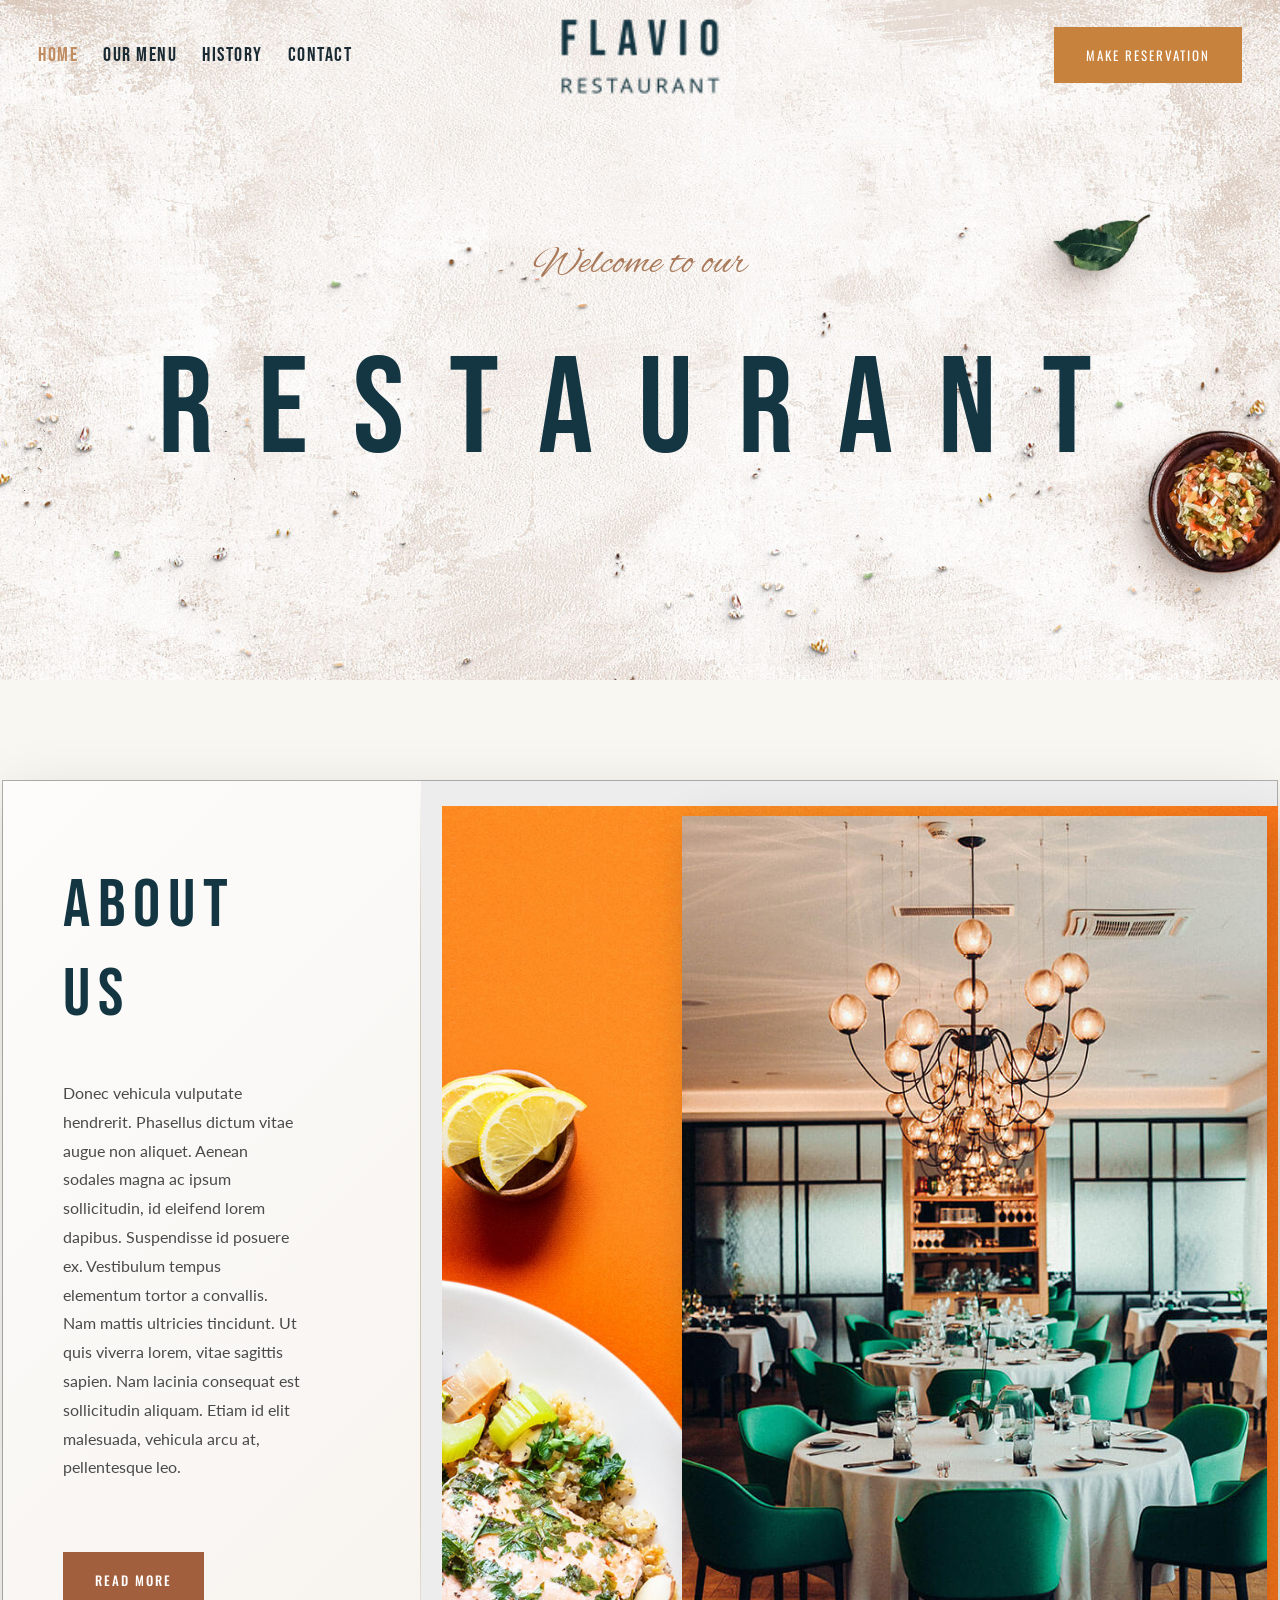
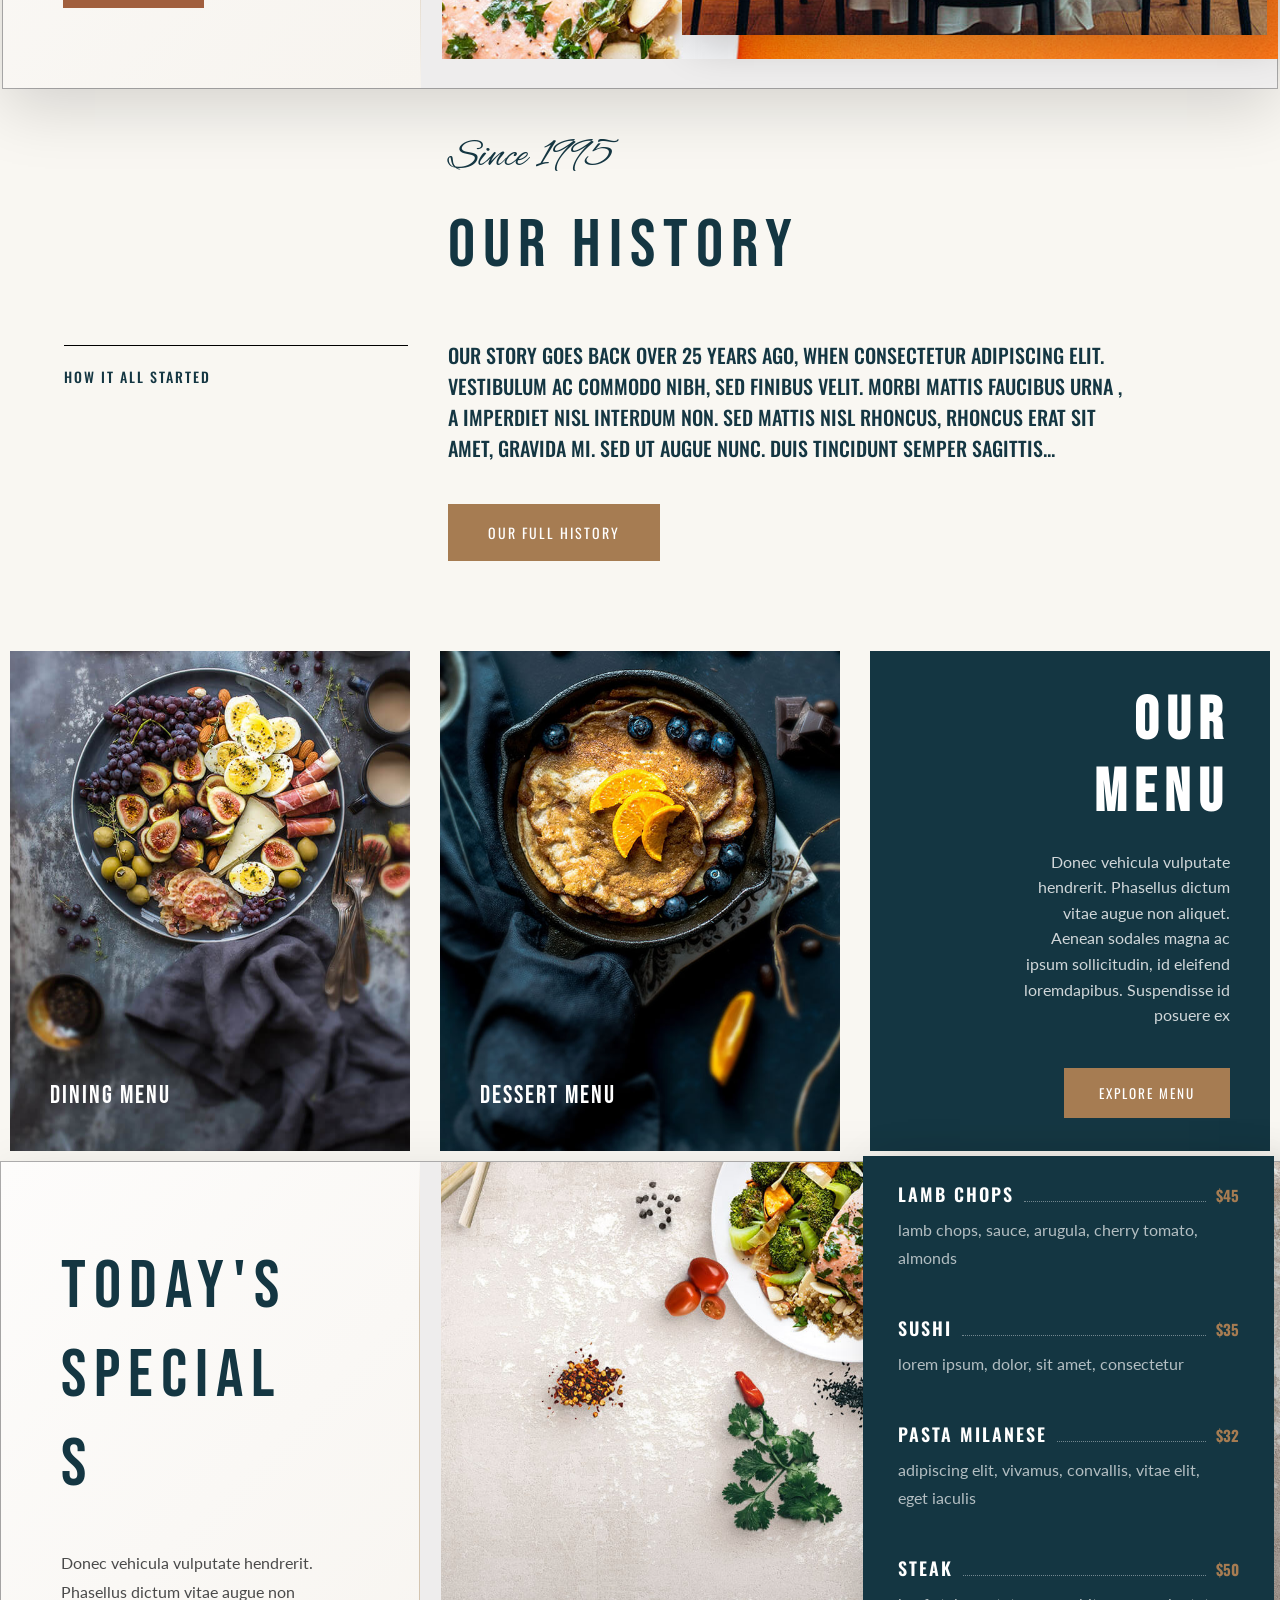
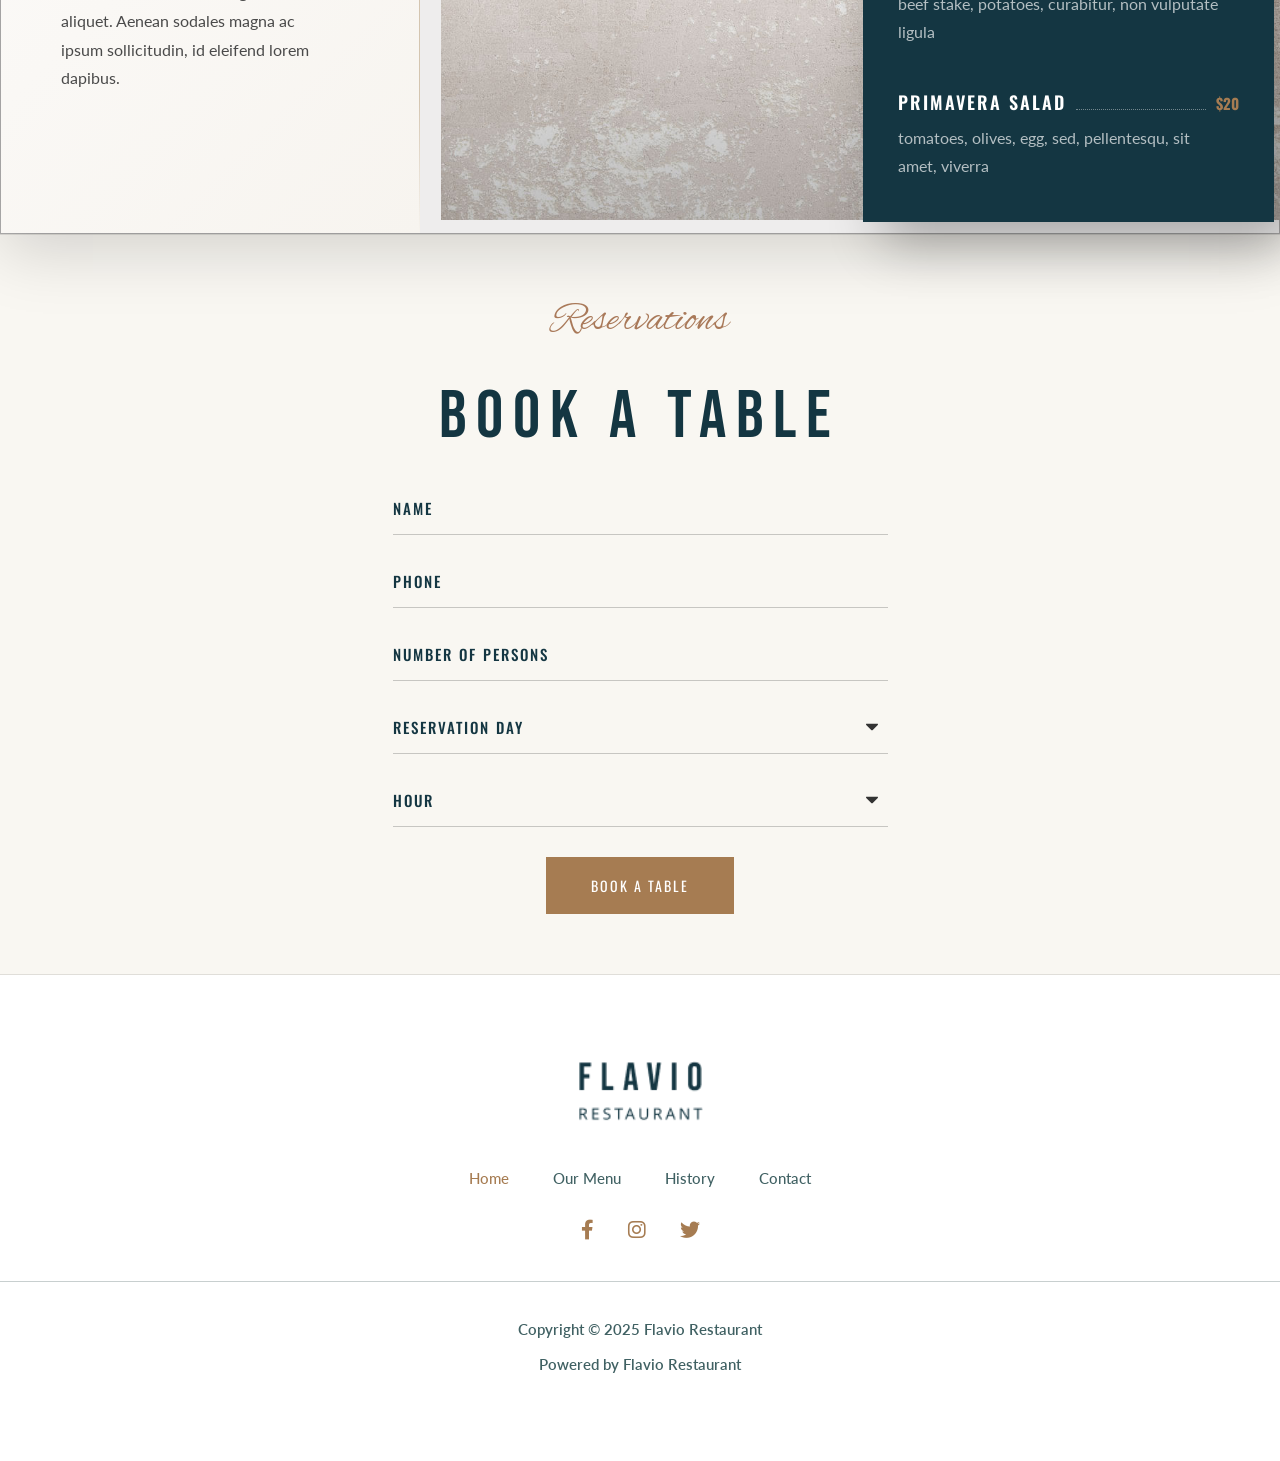
<file: index.html>
<!DOCTYPE html>
<html lang="en">

<head>
    <meta charset="UTF-8">
    <meta name="viewport" content="width=device-width, initial-scale=1.0">
    <title>Home - Flavio Restaurant</title>
    <link rel="stylesheet" href="https://cdnjs.cloudflare.com/ajax/libs/font-awesome/6.4.2/css/all.min.css">

    <link
        href="https://fonts.googleapis.com/css2?family=Alex+Brush&family=Oswald:wght@400;500&family=Lato:wght@400;700&family=Bebas+Neue&display=swap"
        rel="stylesheet">
    <link rel="stylesheet" href="https://cdnjs.cloudflare.com/ajax/libs/font-awesome/6.0.0/css/all.min.css">
    <link rel="stylesheet" href="css/home.css">

    <link rel="icon" type="image/x-icon" href="images/favicon-icon.png">
</head>

<body>


    <div id="main-hero-area">
        <header class="navbar">
            <input type="checkbox" id="menu-toggle" class="menu-checkbox">
          

            <div class="nav-left">
                <a href="Home.html"class="active">HOME</a>
                <a href="OurMenu.html">OUR MENU</a>
                <a href="history.html" >HISTORY</a>
                <a href="contact.html">CONTACT</a>
            </div>

            <div class="logo-area">
                <img src="images/logo-regular (1).png" alt="logo">
            </div>

            <div class="nav-right">
                <button class="btn-res">MAKE RESERVATION</button>
            </div>
            <label for="menu-toggle" class="hamburger">
                <span></span><span></span><span></span>
            </label>
        </header>

        <section class="hero-section">
          
            <div class="hero-content">
                <h3 class="cursive-text">Welcome to our </h3>
                <h1 class="main-title">Restaurant</h1>
            </div>
        </section>
    </div>

    <!--  founder details section -->
<!-- ============================================================================================== -->
   
    <div class="container">
        <div class="content-grid">
            <div class="text-section">
                
                <h1 class="founder-title">ABOUT <br>US</h1>
                <p class="description">
                    Donec vehicula vulputate <br> hendrerit. Phasellus dictum vitae <br> augue non aliquet. Aenean <br> sodales magna ac ipsum <br> sollicitudin, id eleifend lorem <br> dapibus. Suspendisse id posuere <br> ex. Vestibulum tempus <br> elementum tortor a convallis. <br> Nam mattis ultricies tincidunt. Ut <br>quis viverra lorem, vitae sagittis <br> sapien. Nam lacinia consequat est <br> sollicitudin aliquam. Etiam id elit <br> malesuada, vehicula arcu at,<br> pellentesque leo. </p>

                <div class="quote-box">
                    <button> READ MORE</button>
                </div>
            </div>

            <div class="image-section">
                <img src="images/bg-07.jpg" alt="Building" class="building-img">

                <img src="images/bg-06.jpg" alt="Founder" class="portrait-img">
            </div>
        </div>
    </div>

<!-- ============================================================================================ -->
   <!--  history section -->

   <section class="history-section">
    <div class="history-container">
        <div class="history-left">
            <div class="line"></div>
            <p class="start-text">HOW IT ALL STARTED</p>
        </div>

        <div class="history-right">
            <p class="since-text">Since 1995</p>
            <h2 class="history-title">OUR HISTORY</h2>
            
            <p class="history-description">
                OUR STORY GOES BACK OVER 25 YEARS AGO, WHEN CONSECTETUR ADIPISCING ELIT. 
                VESTIBULUM AC COMMODO NIBH, SED FINIBUS VELIT. MORBI MATTIS FAUCIBUS URNA  ,  
                A IMPERDIET NISL INTERDUM NON. SED MATTIS NISL RHONCUS, RHONCUS ERAT SIT 
                AMET, GRAVIDA MI. SED UT AUGUE NUNC. DUIS TINCIDUNT SEMPER SAGITTIS...
            </p>

            <button class="history-btn">OUR FULL HISTORY</button>
        </div>
    </div>
</section>

<!-- ===================================================================================== -->
    <!-- images section  -->
     
    <section class="menu-grid-section">
        <div class="menu-card dining">
            <div class="card-overlay">
                <h2 class="card-title">DINING MENU</h2>
            </div>
        </div>
        <div class="menu-card dessert">
            <div class="card-overlay">
                <h2 class="card-title">DESSERT MENU</h2>
            </div>
        </div>
        <div class="menu-card explore dt">
            <h2 class="explore-title">OUR <br> MENU</h2>
            <p class="explore-desc">Donec vehicula vulputate <br> hendrerit.  Phasellus dictum <br> vitae augue non  aliquet.  <br>Aenean sodales magna ac  <br>ipsum sollicitudin, id eleifend <br> loremdapibus. Suspendisse id <br> posuere ex</p>
            <button class="explore-btn">EXPLORE MENU</button>
        </div>
    </section>
    
    <!--image  section 2   -->

    <!-- <div class="container">
        <div class="content-grid">
            <div class="text-section">
                
                <h1 class="founder-title">Today's Special <br>s</h1>
                <p class="description">
                    Donec vehicula vulputate hendrerit. <br> Phasellus dictum vitae augue non <br> aliquet. Aenean sodales magna ac <br> ipsum sollicitudin, id eleifend lorem  <br>dapibus. </p>
 
            </div>

            <div class="image-section">
                <img src="images/bg-10.jpg" alt="Building" class="building-img">
               <div class="overlapform "></div>
            </div>
        </div>
    </div> -->

    <div class="container2">
        <div class="content-grid2">
            <div class="text-section2">
                <h1 class="founder-title2">Today's Special <br>s</h1>
                <p class="description2">
                    Donec vehicula vulputate hendrerit. <br> Phasellus dictum vitae augue non <br> aliquet. 
                    Aenean sodales magna ac <br> ipsum sollicitudin, id eleifend lorem <br>dapibus. 
                </p>
            </div>
    
            <div class="image-section2">
                <img src="images/bg-10.jpg" alt="Building" class="building-img">
                
                <div class="overlapform">
                    <div class="menu-list">
                        <div class="menu-item">
                            <div class="item-header">
                                <span class="item-name">LAMB CHOPS</span>
                                <span class="item-price">$45</span>
                            </div>
                            <p class="item-details">lamb chops, sauce, arugula, cherry tomato, <br> almonds</p>
                        </div>
    
                        <div class="menu-item">
                            <div class="item-header">
                                <span class="item-name">SUSHI</span>
                                <span class="item-price">$35</span>
                            </div>
                            <p class="item-details">lorem ipsum, dolor, sit amet, consectetur

                            </p>
                        </div>
    
                        <div class="menu-item">
                            <div class="item-header">
                                <span class="item-name">PASTA MILANESE</span>
                                <span class="item-price">$32</span>
                            </div>
                            <p class="item-details">adipiscing elit, vivamus, convallis, vitae elit, <br> eget iaculis</p>
                        </div>
    
                        <div class="menu-item">
                            <div class="item-header">
                                <span class="item-name">STEAK</span>
                                <span class="item-price">$50</span>
                            </div>
                            <p class="item-details">beef stake, potatoes, curabitur, non vulputate <br> ligula</p>
                        </div>

                        <div class="menu-item">
                            <div class="item-header">
                                <span class="item-name">PRIMAVERA SALAD</span>
                                <span class="item-price">$20</span>
                            </div>
                            <p class="item-details">tomatoes, olives, egg, sed, pellentesqu, sit <br> amet, viverra</p>
                        </div>
                    </div>
                </div>
            </div>
        </div>
    </div>


<!-- ===================================================================================== -->
    <!--  Booking section  -->

    <section class="booking-section">
        <div class="booking-container">
            <p class="cursive-text">Reservations</p>
            <h2 class="booking-title">BOOK A TABLE</h2>

            <form class="booking-form">
                <div class="input-group">
                    <input type="text" placeholder="NAME" required>
                </div>

                <div class="input-group">
                    <input type="tel" placeholder="PHONE" required>
                </div>

                <div class="input-group">
                    <input type="number" placeholder="NUMBER OF PERSONS" min="1">
                </div>

                <div class="input-group">
                    <select name="day">
                        <option value="" disabled selected>RESERVATION DAY</option>
                        <option value="sunday">SUNDAY</option>
                        <option value="monday">MONDAY</option>
                        <option value="tuesday">TUESDAY</option>
                        <option value="wednesday">WEDNESDAY</option>
                        <option value="thursday">THURSDAY</option>
                        <option value="friday">FRIDAY</option>
                        <option value="saturday">SATURDAY</option>
                    </select>
                </div>

                <div class="input-group">
                    <select name="hour">
                        <option value="" disabled selected>HOUR</option>
                        <option value="10:00">10:00 AM</option>
                        <option value="11:00">11:00 AM</option>
                        <option value="12:00">12:00 PM</option>
                        <option value="13:00">01:00 PM</option>
                        <option value="14:00">02:00 PM</option>
                        <option value="15:00">03:00 PM</option>
                        <option value="16:00">04:00 PM</option>
                        <option value="17:00">05:00 PM</option>
                        <option value="18:00">06:00 PM</option>
                        <option value="19:00">07:00 PM</option>
                        <option value="20:00">08:00 PM</option>
                        <option value="21:00">09:00 PM</option>
                        <option value="22:00">10:00 PM</option>
                    </select>
                </div>

                <button type="submit" class="book-btn">BOOK A TABLE</button>
            </form>
        </div>
    </section>

    <!--   footer section  -->

    <footer class="footer">
        <div class="footer-logo">
            <img src="images/logo-regular (1).png" alt="logo">
        </div>
        <div class="footer-links">
            <a href="Home.html"class="gold-link">Home</a>
            <a href="OurMenu.html">Our Menu</a>
            <a href="history.html" >History</a>
            <a href="contact.html">Contact</a>
        </div>
        <div class="social-icons">
            <a href="#"><i class="fab fa-facebook-f"></i></a>
            <a href="#"><i class="fab fa-instagram"></i></a>
            <a href="#"><i class="fab fa-twitter"></i></a>
        </div>
        <div class="copyright">
            <p>Copyright © 2025 Flavio Restaurant</p>
            <p>Powered by Flavio Restaurant</p>
        </div>
    </footer>

    <script src="javascript/history.js"></script>
</body>

</html>
</file>
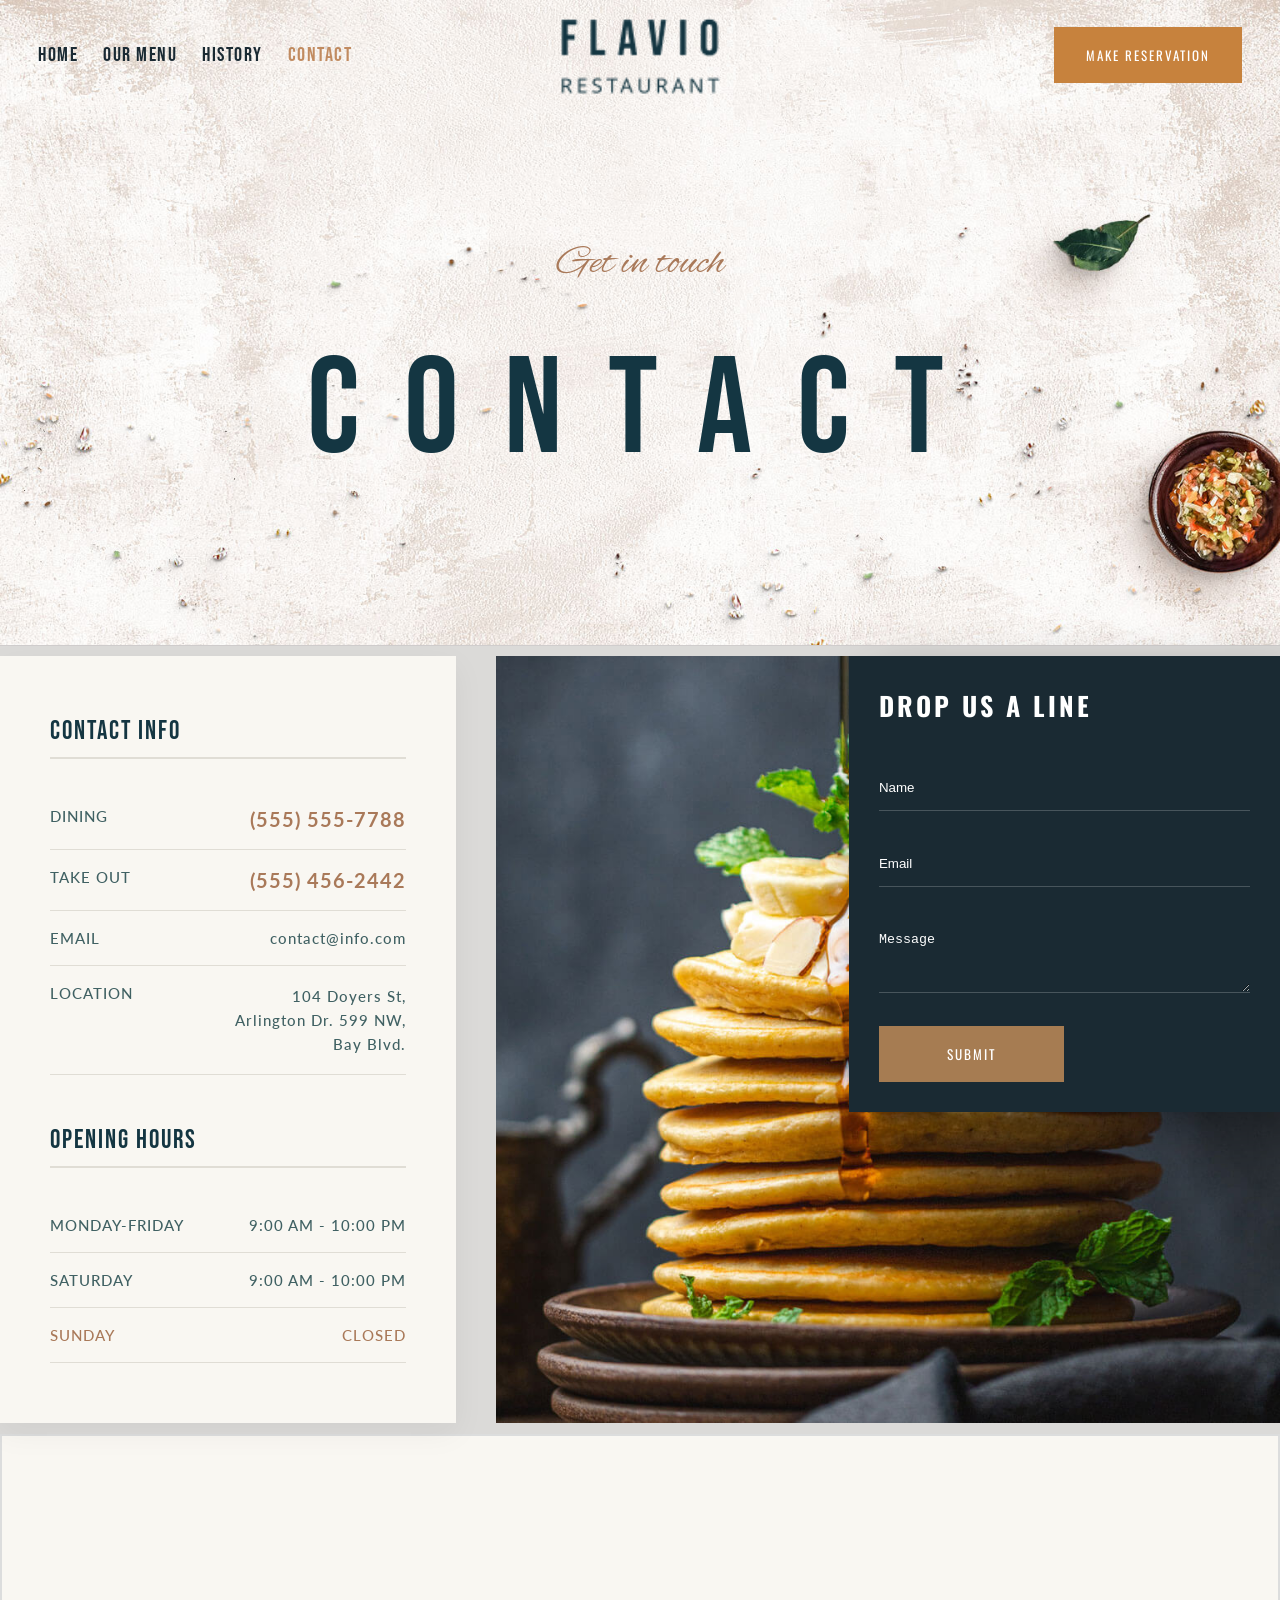
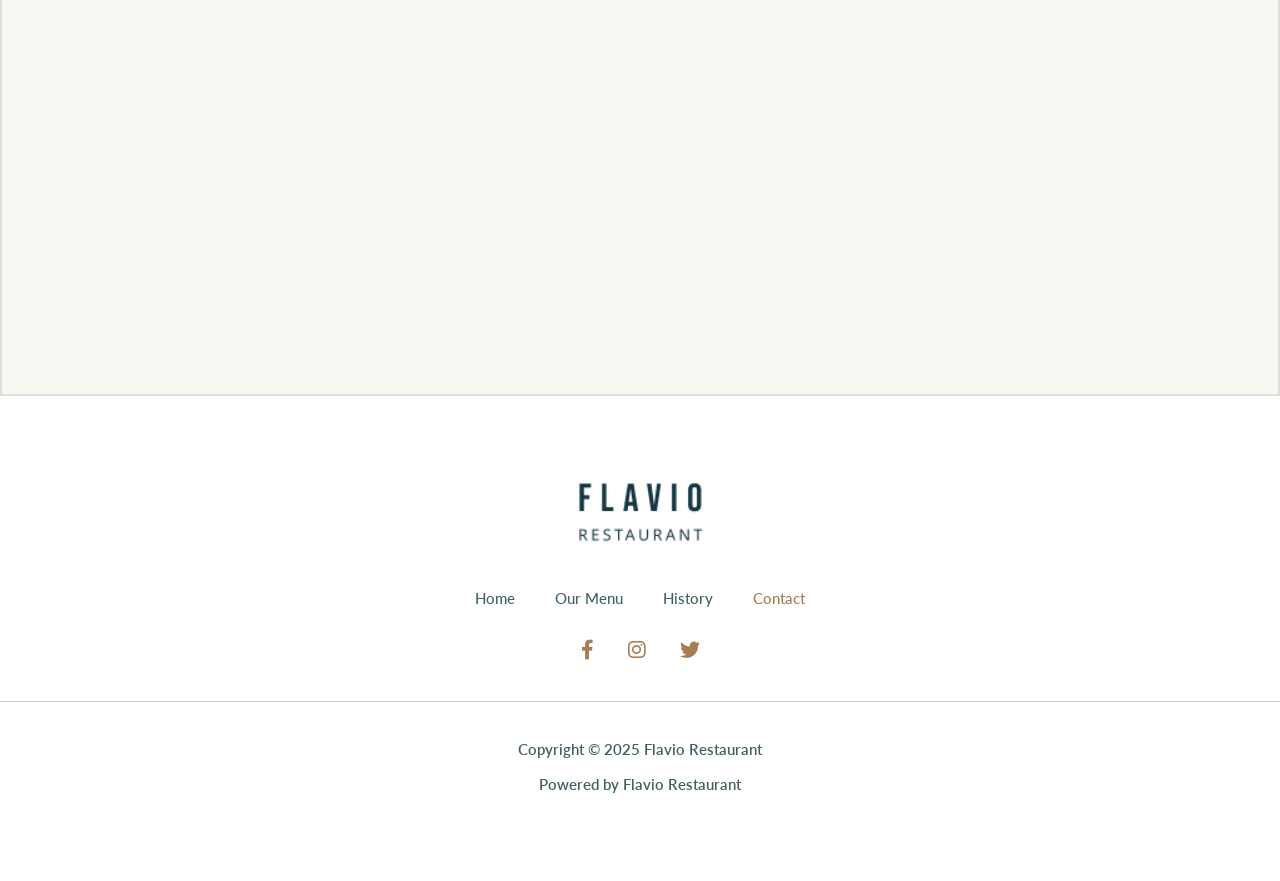
<file: contact.html>
<!DOCTYPE html>
<html lang="en">

<head>
    <meta charset="UTF-8">
    <meta name="viewport" content="width=device-width, initial-scale=1.0">
    <title>Contact - Flavio Restaurant</title>
    <link
        href="https://fonts.googleapis.com/css2?family=Alex+Brush&family=Oswald:wght@400;500&family=Lato:wght@400;700&family=Bebas+Neue&display=swap"
        rel="stylesheet">
    <link rel="stylesheet" href="https://cdnjs.cloudflare.com/ajax/libs/font-awesome/6.0.0/css/all.min.css">
    <link rel="stylesheet" href="css/contact.css">
   
    <link rel="icon" type="image/x-icon" href="images/favicon-icon.png" >
</head>

<body>

    <div id="main-hero-area">
        <header class="navbar">
             <input type="checkbox" id="menu-toggle" class="menu-checkbox">
            <!-- <label for="menu-toggle" class="hamburger">
                <span></span><span></span><span></span>
            </label>  -->

            <div class="nav-left">
                <a href="Home.html">HOME</a>
                <a href="OurMenu.html">OUR MENU</a>
                <a href="history.html">HISTORY</a>
                <a href="contact.html" class="active">CONTACT</a>
            </div>

            <div class="logo-area">
                <img src="images/logo-regular (1).png" alt="logo">
            </div>

            <div class="nav-right">
                <button class="btn-res">MAKE RESERVATION</button>
            </div>
        </header>

        <section class="hero-section">

            <label for="menu-toggle" class="hamburger">
                <span></span>
                <span></span>
                <span></span>
            </label>
            <div class="hero-content">
                <h3 class="cursive-text">Get in touch</h3>
                <h1 class="main-title">CONTACT</h1>
            </div>
        </section>
    </div>

    <section class="details-section">
        <div class="content-wrapper">
            <div class="info-box">
                <h2 class="sub-heading">CONTACT INFO</h2>
                <div class="row"><span>DINING</span><span class="gold weight">(555) 555-7788</span></div>
                <div class="row"><span>TAKE OUT</span><span class="gold weight">(555) 456-2442</span></div>
                <div class="row"><span>EMAIL</span><span  class="gold " style="color :rgb(64, 97, 99)">contact@info.com</span></div>
                <div class="row"><span>LOCATION</span><span class="gold text-right"  style="color :rgb(64, 97, 99)">104 Doyers St, <br> 
                    Arlington Dr. 599 NW, <br> 
                    Bay Blvd.</span></div>

                <h2 class="sub-heading spacer">OPENING HOURS</h2>
                <div class="row"><span>MONDAY-FRIDAY</span><span>9:00 AM - 10:00 PM</span></div>
                <div class="row"><span>SATURDAY</span><span>9:00 AM - 10:00 PM</span></div>
                <div class="row gold"><span>SUNDAY</span><span class="gold">CLOSED</span></div>
            </div>

            <div class="form-wrapper">
                <img src="images/bg-00003 (1).jpg" alt="pancakes" class="side-img">
                <div class="overlap-form">
                    <h2>DROP US A LINE</h2>
                    <form>
                        <input type="text" placeholder="Name">
                        <input type="email" placeholder="Email">
                        <textarea placeholder="Message" rows="3"></textarea>
                        <button type="submit">SUBMIT</button>
                    </form>
                </div>
            </div>
        </div>
    </section>

    <section class="map-section">
        <iframe
            src="https://www.google.com/maps/embed?pb=!1m18!1m12!1m3!1d3024.361464523385!2d-74.0012061!3d40.7143528!2m3!1f0!2f0!3f0!3m2!1i1024!2i768!4f13.1!3m3!1m2!1s0x89c25a23e28c1191%3A0x49f75d3281df052a!2s104%20Doyers%20St%2C%20New%20York%2C%20NY%2010013!5e0!3m2!1sen!2sus!4v1700000000000"
            width="100%" height="550" style="border:0;" allowfullscreen="" loading="lazy">
        </iframe>

    </section>

    <footer class="footer">
        <div class="footer-logo">
            <img src="images/logo-regular (1).png" alt="logo">
        </div>
        <div class="footer-links">
            <a href="Home.html">Home</a>
            <a href="OurMenu.html">Our Menu</a>
            <a href="history.html">History</a>
            <a href="contact.html" class="gold-link">Contact</a>
        </div>
        <div class="social-icons">
            <a href="#"><i class="fab fa-facebook-f"></i></a>
            <a href="#"><i class="fab fa-instagram"></i></a>
            <a href="#"><i class="fab fa-twitter"></i></a>
        </div>
        <div class="copyright" >
            <p>Copyright © 2025 Flavio Restaurant</p>
            <p>Powered by Flavio Restaurant</p>
        </div>
    </footer>

</body>

</html>
</file>
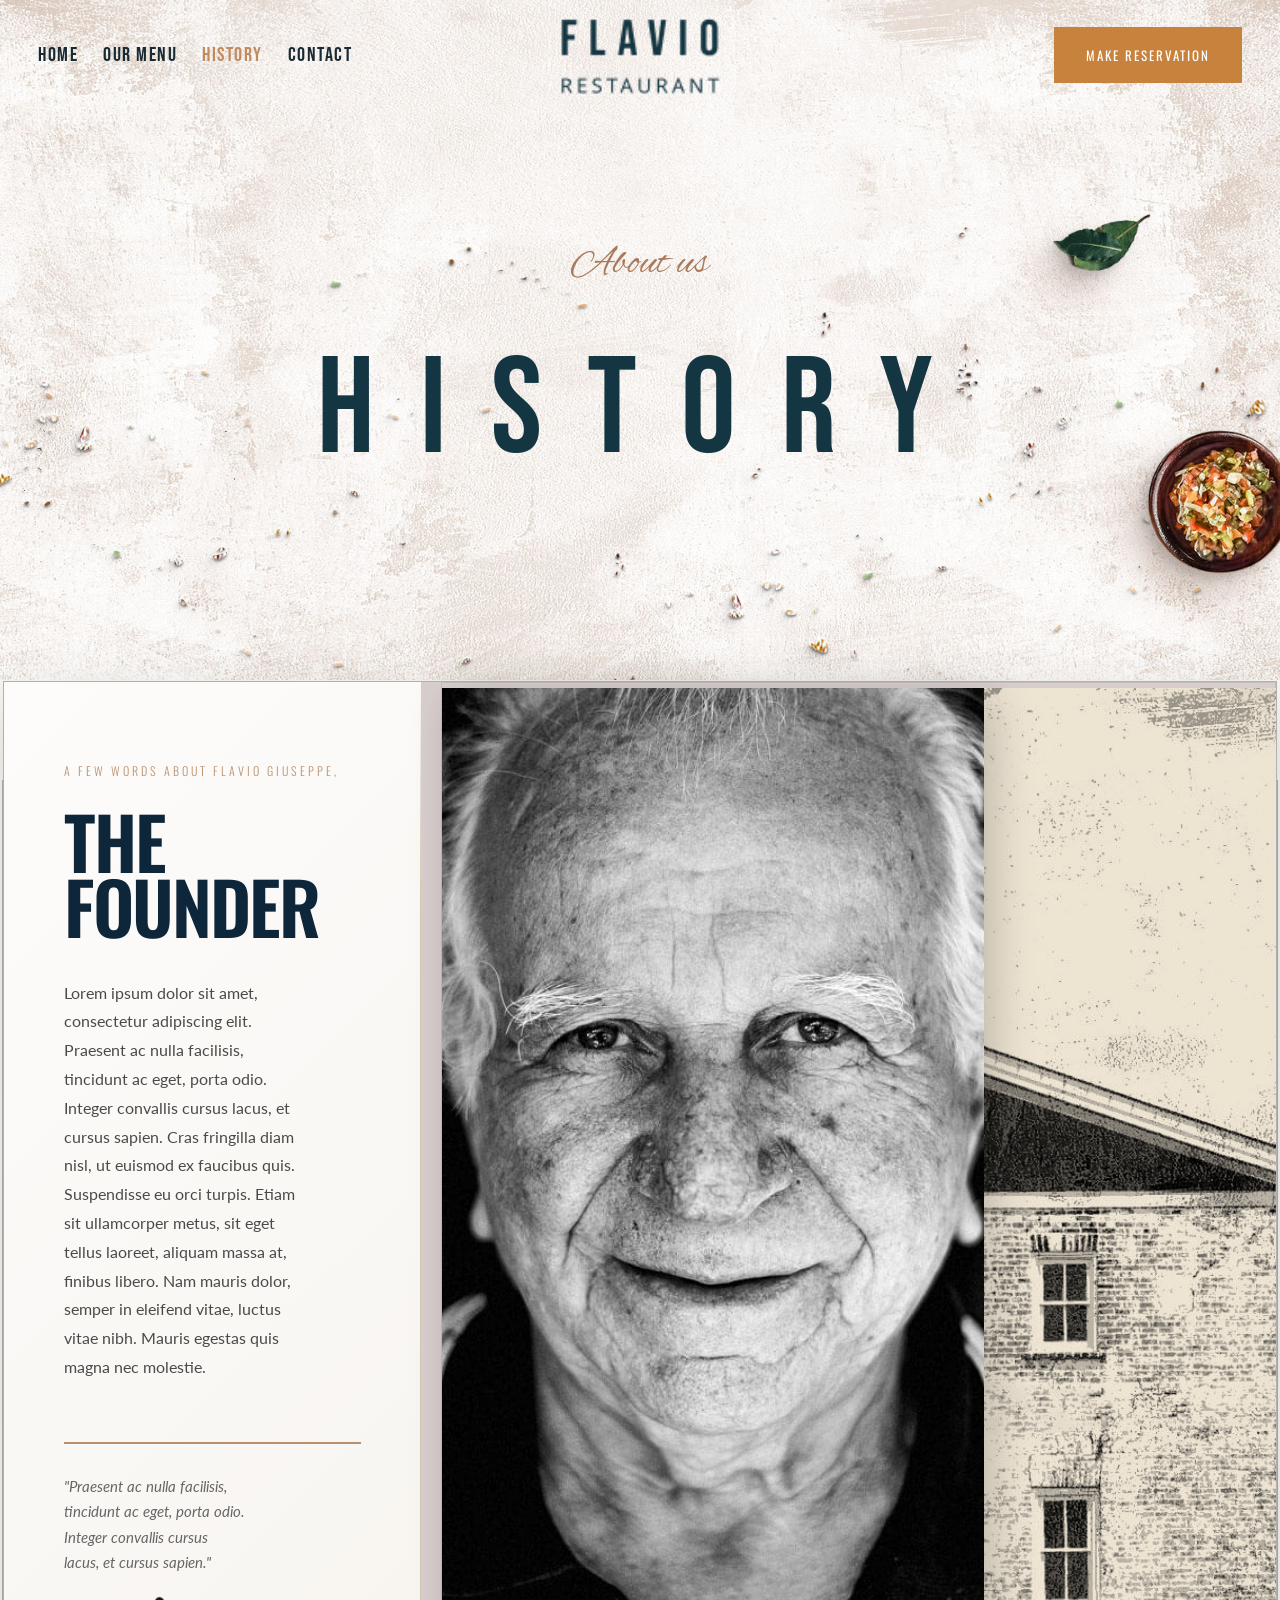
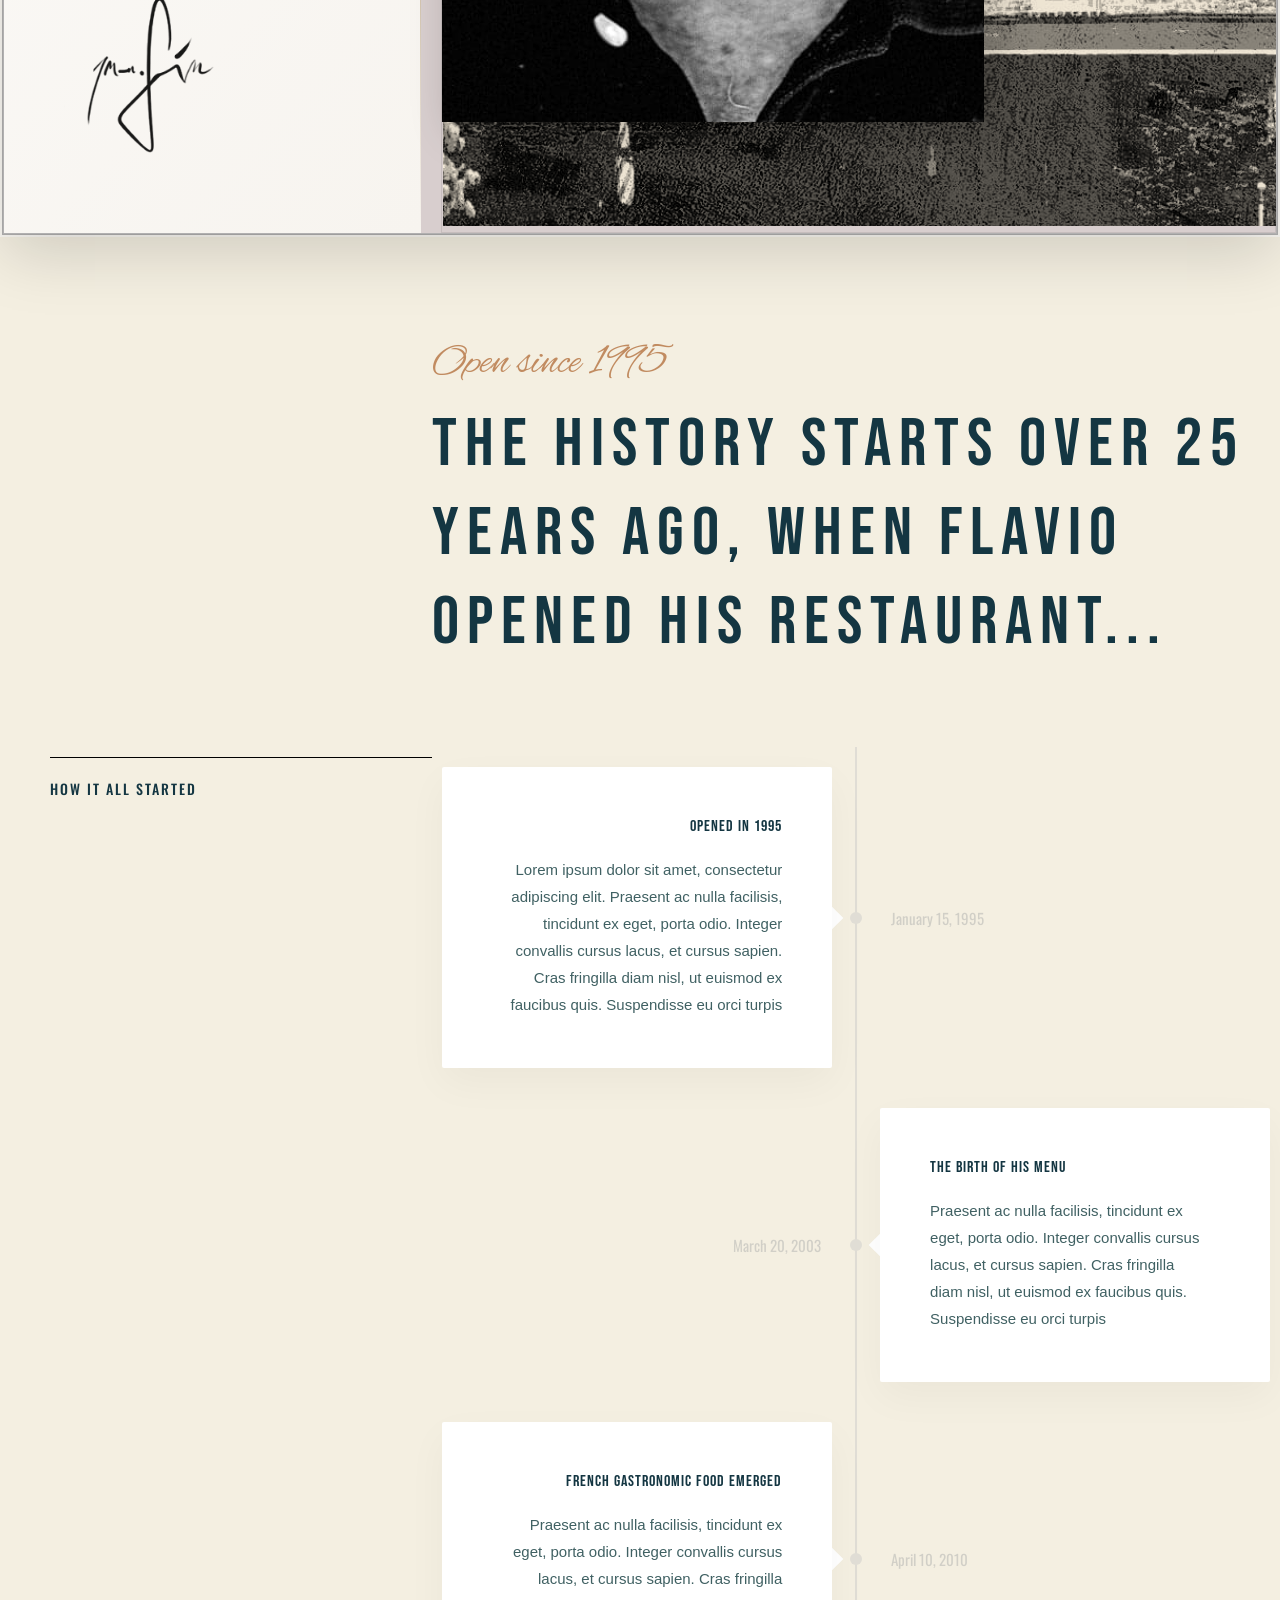
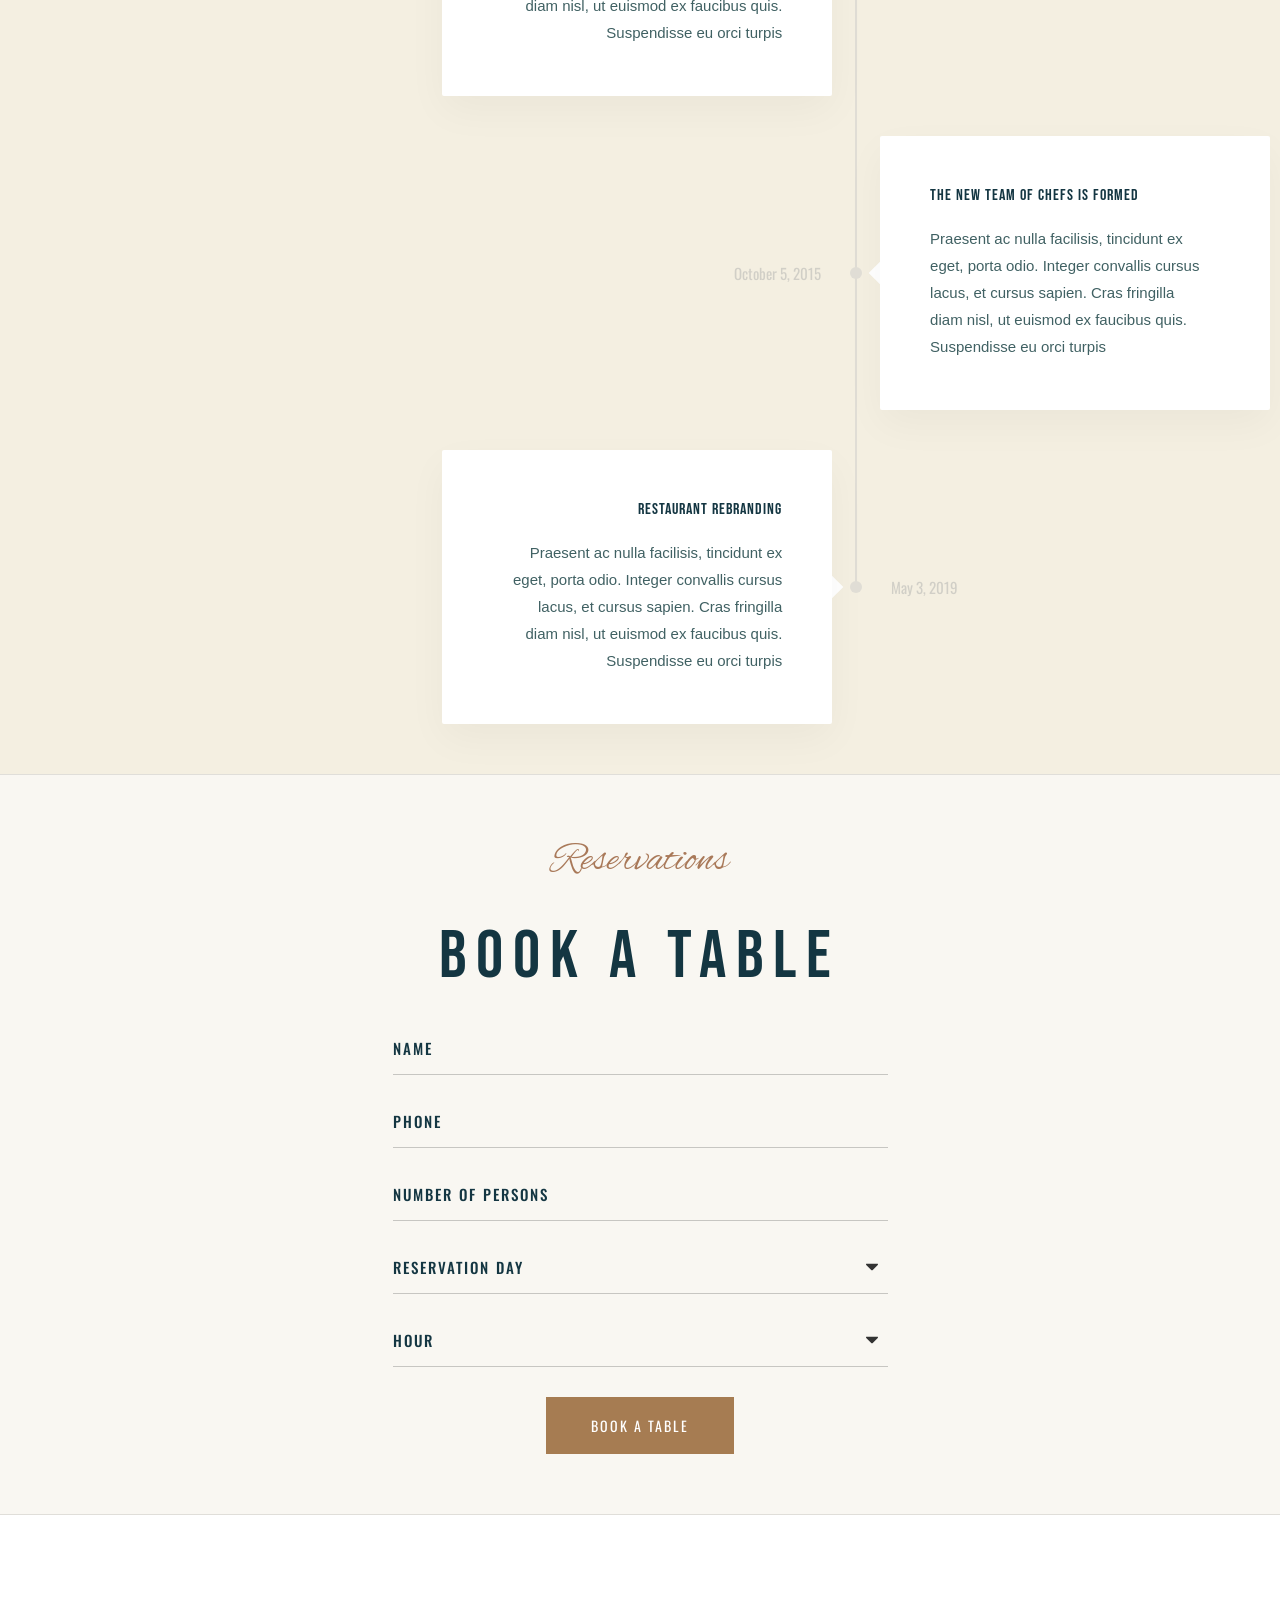
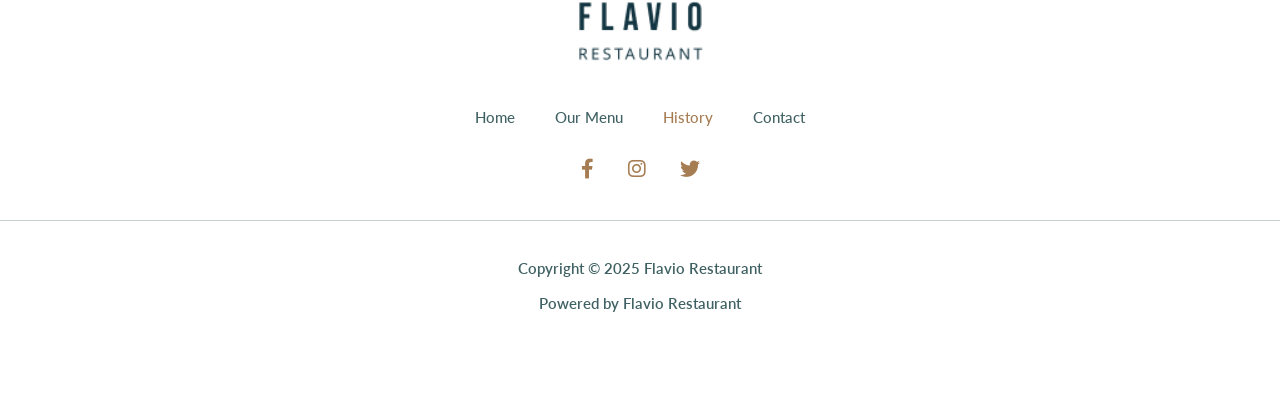
<file: history.html>
<!DOCTYPE html>
<html lang="en">

<head>
    <meta charset="UTF-8">
    <meta name="viewport" content="width=device-width, initial-scale=1.0">
    <title>History - Flavio Restaurant</title>
    <link
        href="https://fonts.googleapis.com/css2?family=Alex+Brush&family=Oswald:wght@400;500&family=Lato:wght@400;700&family=Bebas+Neue&display=swap"
        rel="stylesheet">
    <link rel="stylesheet" href="https://cdnjs.cloudflare.com/ajax/libs/font-awesome/6.0.0/css/all.min.css">
    <link rel="stylesheet" href="css/history.css">

    <link rel="icon" type="image/x-icon" href="images/favicon-icon.png">
</head>

<body>

    <div id="main-hero-area">
        <header class="navbar">
             <input type="checkbox" id="menu-toggle" class="menu-checkbox">
            <!-- <label for="menu-toggle" class="hamburger">
                <span></span><span></span><span></span>
            </label>  -->

            <div class="nav-left">
                <a href="Home.html">HOME</a>
                <a href="OurMenu.html">OUR MENU</a>
                <a href="history.html"class="active">HISTORY</a>
                <a href="contact.html">CONTACT</a>
            </div>

            <div class="logo-area">
                <img src="images/logo-regular (1).png" alt="logo">
            </div>

            <div class="nav-right">
                <button class="btn-res">MAKE RESERVATION</button>
            </div>
        </header>

        <section class="hero-section">

            <label for="menu-toggle" class="hamburger">
                <span></span>
                <span></span>
                <span></span>
            </label>
            <div class="hero-content">
                <h3 class="cursive-text">About us</h3>
                <h1 class="main-title">History</h1>
            </div>
        </section>
    </div>


    <!--  founder details section -->

    <div class="container">
        <div class="content-grid">
            <div class="text-section">
                <p class="subtitle">A Few Words About Flavio Giuseppe,</p>
                <h1 class="founder-title">THE<br>FOUNDER</h1>
                <p class="description">
                    Lorem ipsum dolor sit amet,<br> consectetur adipiscing elit. <br> Praesent ac
                    nulla facilisis,<br> tincidunt ac eget, porta odio. <br> Integer convallis cursus
                    lacus, et <br> cursus sapien. Cras fringilla diam <br> nisl, ut euismod ex
                    faucibus quis. <br> Suspendisse eu orci turpis. Etiam <br> sit ullamcorper
                    metus, sit eget <br> tellus laoreet, aliquam massa at, <br> finibus libero. Nam
                    mauris dolor,<br> semper in eleifend vitae, luctus <br> vitae nibh. Mauris
                    egestas quis <br> magna nec molestie.
                </p>

                <div class="quote-box">
                    <p class="quote-text">
                        "Praesent ac nulla facilisis,<br> tincidunt ac eget, porta odio. <br> Integer
                        convallis cursus <br>lacus, et cursus sapien."
                    </p>
                    <div class="signature"> <img src="images/signature.png" alt=""></div>
                </div>
            </div>

            <div class="image-section">
                <img src="images/bg-09.jpg" alt="Building" class="building-img">

                <img src="images/founder.jpg" alt="Founder" class="portrait-img">
            </div>
        </div>
    </div>


    <!-- History  and journey section   -->


    <section class="timeline-section">
        <div class="timeline-main-wrapper">
            
            <div class="timeline-sidebar">
                <h4 class="how-it-started-label">HOW IT ALL STARTED</h4>
            </div>

            <div class="timeline-right-content">

                <div class="timeline-header-container">
                    <p class="header-cursive">Open since 1995</p>
                    <h2 class="header-main-title">
                        THE HISTORY STARTS OVER 25 YEARS AGO, WHEN FLAVIO OPENED HIS RESTAURANT...
                    </h2>
                </div>
    
                <div class="timeline-container">
                    <div class="timeline-line"></div>
                    <div class="timeline-progress" id="timelineProgress"></div>
    
                    <div class="timeline-item left">
                        <div class="timeline-dot"></div>
                        <div class="timeline-content">
                            <!-- <div class="timeline-heading">How it all started</div> -->
                            <h3 class="timeline-title">Opened in 1995</h3>
                            <p class="timeline-text">
                                Lorem ipsum dolor sit amet, consectetur adipiscing elit. Praesent ac nulla facilisis, tincidunt ex eget, porta odio. Integer convallis cursus lacus, et cursus sapien. Cras fringilla diam nisl, ut euismod ex faucibus quis. Suspendisse eu orci turpis
                              </p>
                        </div>
                        <div class="timeline-date-label">January 15, 1995</div>
                    </div>
    
                    <div class="timeline-item right">
                        <div class="timeline-dot"></div>
                        <div class="timeline-content">
                            <h3 class="timeline-title">The birth of his menu</h3>
                            <p class="timeline-text">
                                Praesent ac nulla facilisis, tincidunt ex <br> eget, porta odio. Integer convallis cursus  <br>lacus, et cursus sapien. Cras fringilla <br>diam nisl, ut euismod ex faucibus quis. Suspendisse eu orci turpis </p>
                        </div>
                        <div class="timeline-date-label">March 20, 2003</div>
                    </div>
    
                    <div class="timeline-item left">
                        <div class="timeline-dot"></div>
                        <div class="timeline-content">
                            <h3 class="timeline-title">French gastronomic food emerged</h3>
                            <p class="timeline-text">
                                Praesent ac nulla facilisis, tincidunt ex <br> eget, porta odio. Integer convallis cursus  <br>lacus, et cursus sapien. Cras fringilla <br>diam nisl, ut euismod ex faucibus quis. Suspendisse eu orci turpis     </p>
                        </div>
                        <div class="timeline-date-label">April 10, 2010</div>
                    </div>

                    <div class="timeline-item right">
                        <div class="timeline-dot"></div>
                        <div class="timeline-content">
                            <h3 class="timeline-title">The new team of chefs is formed</h3>
                            <p class="timeline-text">
                                Praesent ac nulla facilisis, tincidunt ex <br> eget, porta odio. Integer convallis cursus  <br>lacus, et cursus sapien. Cras fringilla <br>diam nisl, ut euismod ex faucibus quis. Suspendisse eu orci turpis    </p>
                        </div>
                        <div class="timeline-date-label">October 5, 2015</div>
                    </div>
    
                    <div class="timeline-item left">
                        <div class="timeline-dot"></div>
                        <div class="timeline-content">
                            <h3 class="timeline-title">Restaurant rebranding</h3>
                            <p class="timeline-text">
                                Praesent ac nulla facilisis, tincidunt ex <br> eget, porta odio. Integer convallis cursus  <br>lacus, et cursus sapien. Cras fringilla <br>diam nisl, ut euismod ex faucibus quis. Suspendisse eu orci turpis    </p>
                        </div>
                        <div class="timeline-date-label">May 3, 2019</div>
                    </div>
                </div>
            </div>
        </div>
    </section>

    <!--  Booking section  -->


    <section class="booking-section">
        <div class="booking-container">
            <p class="cursive-text">Reservations</p>
            <h2 class="booking-title">BOOK A TABLE</h2>

            <form class="booking-form">
                <div class="input-group">
                    <input type="text" placeholder="NAME" required>
                </div>

                <div class="input-group">
                    <input type="tel" placeholder="PHONE" required>
                </div>

                <div class="input-group">
                    <input type="number" placeholder="NUMBER OF PERSONS" min="1">
                </div>

                <div class="input-group">
                    <select name="day">
                        <option value="" disabled selected>RESERVATION DAY</option>
                        <option value="sunday">SUNDAY</option>
                        <option value="monday">MONDAY</option>
                        <option value="tuesday">TUESDAY</option>
                        <option value="wednesday">WEDNESDAY</option>
                        <option value="thursday">THURSDAY</option>
                        <option value="friday">FRIDAY</option>
                        <option value="saturday">SATURDAY</option>
                    </select>
                </div>

                <div class="input-group">
                    <select name="hour">
                        <option value="" disabled selected>HOUR</option>
                        <option value="10:00">10:00 AM</option>
                        <option value="11:00">11:00 AM</option>
                        <option value="12:00">12:00 PM</option>
                        <option value="13:00">01:00 PM</option>
                        <option value="14:00">02:00 PM</option>
                        <option value="15:00">03:00 PM</option>
                        <option value="16:00">04:00 PM</option>
                        <option value="17:00">05:00 PM</option>
                        <option value="18:00">06:00 PM</option>
                        <option value="19:00">07:00 PM</option>
                        <option value="20:00">08:00 PM</option>
                        <option value="21:00">09:00 PM</option>
                        <option value="22:00">10:00 PM</option>
                    </select>
                </div>

                <button type="submit" class="book-btn">BOOK A TABLE</button>
            </form>
        </div>
    </section>

    <!--   footer section  -->

    <footer class="footer">
        <div class="footer-logo">
            <img src="images/logo-regular (1).png" alt="logo">
        </div>
        <div class="footer-links">
            <a href="Home.html">Home</a>
            <a href="OurMenu.html">Our Menu</a>
            <a href="history.html" class="gold-link">History</a>
            <a href="contact.html">Contact</a>
        </div>
        <div class="social-icons">
            <a href="#"><i class="fab fa-facebook-f"></i></a>
            <a href="#"><i class="fab fa-instagram"></i></a>
            <a href="#"><i class="fab fa-twitter"></i></a>
        </div>
        <div class="copyright">
            <p>Copyright © 2025 Flavio Restaurant</p>
            <p>Powered by Flavio Restaurant</p>
        </div>
    </footer>

    <script src="javascript/history.js"></script>
</body>

</html>
</file>
<file: css/home.css>
* {
    margin: 0;
    padding: 0;
    box-sizing: border-box;
}

body {
    font-family: 'Lato', sans-serif;

    background-color: #f9f7f2;
    overflow-x: hidden;
}

/* ------------------------------------------------------------------------------------------------ */

   /*  header section  */

   /* =========================================
   2. HEADER, NAVBAR & HERO
   ========================================= */
#main-hero-area {
    width: 100%;
    background-image: url("../images/bg-00011 (2).jpg");
    background-repeat: no-repeat;
    background-size: cover;
    background-position: center;
    background-attachment: fixed;
}

.navbar {
    display: flex;
    justify-content: space-between;
    align-items: center;
    padding: 10px 3%;
    width: 100%;
    z-index: 1000;
    margin-bottom: -60px;
}

.nav-left {
    display: flex;
    gap: 25px;
    flex: 1;
}

.nav-left a {
    position: relative;
    text-decoration: none;
    color: #1a2a33;
    font-family: 'Bebas Neue', cursive;
    font-size: 20px;
    letter-spacing: 1.5px;
    padding: 30px 0;
    transition: 1s;
}

.nav-left a.active {
    color: #c18b60;
}

.nav-left a::before {
    content: "";
    position: absolute;
    top: 0;
    left: 0;
    width: 0;
    height: 1px;
    background-color: #c18b60;
    transition: 0.3s;
}

.nav-left a:hover::before {
    width: 100%;
}
.nav-left a:hover {
    color: #c18b60;
}

.logo-area {
    flex: 1;
    display: flex;
    justify-content: center;
}

.logo-area img {
    height: 90px;
}

.nav-right {
    flex: 1;
    display: flex;
    justify-content: flex-end;
}

.btn-res {
    background-color: #c7823d;
    color: white;
    border: none;
    padding: 18px 32px;
    font-family: 'Oswald', sans-serif;
    letter-spacing: 2px;
    cursor: pointer;
    font-size: 13px;
}

.nav-right .btn-res:hover {
    background-color: #80501d;
    transition: 2s;
}

.hero-section {
    height: 70vh;
    display: flex;
    justify-content: center;
    align-items: center;
    margin-bottom: 100px;
}

.cursive-text {
    font-family: 'Alex Brush', cursive;
    color: rgb(169, 121, 89);
    font-size: 41px;
    font-weight: 500;
    margin-bottom: -40px;
    position: relative;
    z-index: 2;
    display: flex;
    justify-content: center;
    margin-bottom: 40px;
}

.main-title {
    font-family: 'Bebas Neue', cursive;
    font-size: 137px;
    font-weight: 500;
    color: rgb(20, 54, 66);
    letter-spacing: 45px;
    margin-left: 15px;
}

.menu-checkbox,
.hamburger {
    display: none;
}

/* --- Responsive Code for Navbar & Hero --- */
@media (max-width: 992px) {

    /* navbar center align — logo only */
    .navbar {
        position: relative;
        padding: 15px 30px;
        justify-content: center;
    }

    /* hide reservation button */
    .nav-right {
        display: none;
    }

    /* ===== MENU OVERLAY LIKE FLAVIO DEMO ===== */
    .nav-left {
        position: absolute;
        top: 140px;              /* hamburger ke neeche */
        left: 50%;
        transform: translateX(-50%);
        width: 90%;              /* menu container width */
        background: white;
        flex-direction: column;
        justify-content: center;
        align-items: center;
        padding: 25px 0;
        border-radius: 6px;
        gap: 25px;
        opacity: 0;
        pointer-events: none;
        transition: 0.3s ease;
        z-index: 1000;
        box-shadow: 0 0 20px rgba(0,0,0,0.08);
    }

    .menu-checkbox:checked ~ .nav-left {
        opacity: 1;
        pointer-events: auto;
    }

    /* ===== HAMBURGER NEXT TO LOGO AREA ===== */
    .hero-section {
        position: relative;
    }

    .hamburger {
        display: flex;
        flex-direction: column;
        gap: 6px;
        position: absolute;
        top: 70px;         /* adjust: 60-75 is perfect */
        left: 50%;
        transform: translateX(-50%);
        z-index: 1001;
    }

    .hamburger span {
        width: 28px;
        height: 3px;
        background: #1a2a33;
    }

    /* hero title responsive */
    .main-title {
        font-size: 60px;
        letter-spacing: 15px;
    }
}

/* --- Hamburger Button Design (Image Jaisa) --- */
@media (max-width: 992px) {
    .hamburger {
        display: flex;
        flex-direction: column;
        justify-content: center;
        align-items: center;
        gap: 5px;
        
        /* Positioning (Logo ke neeche center mein) */
        position: absolute;
        top: 85px; /* Thoda adjust kiya taki logo se chipke nahi */
        left: 50%;
        transform: translateX(-50%);
        z-index: 1001;

        /* Circle Styling */
        width: 50px;
        height: 50px;
        background-color: #c18b60; /* Brown Color */
        border-radius: 50%; /* Golakar shape */
        box-shadow: 0 4px 10px rgba(0,0,0,0.15); /* Halki si shadow */
        cursor: pointer;
        transition: 0.3s;
    }

    .hamburger:hover {
        background-color: #a06e45; /* Hover pr thoda dark */
    }

    .hamburger span {
        width: 22px; /* Lines ki choudai adjust ki circle ke hisab se */
        height: 2px;
        background-color: #ffffff; /* White Color Lines */
        border-radius: 2px;
    }
}


/* fonder section */
/* ------------------------------------------------------------------------------------------------ */
  
.container {
    position: relative;
    z-index: 2;
    max-width: 1500px;
    margin: 2px;
    padding: 0;
     border: 1px solid rgb(177, 176, 176); 
}

.content-grid {
    display: grid;
    grid-template-columns: 1fr 2fr;
    gap: 20px;
    background-color: rgb(238, 237, 237);
    box-shadow: 0 20px 60px rgba(0, 0, 0, 0.15);
    /* margin-top: 50px;  */
}


.text-section {
    padding: 80px 60px;
    position: relative;
    background: linear-gradient(135deg, #fdfcfb 0%, #f7f4ef 100%);
}

.text-section::after {
    content: '';
    position: absolute;
    top: 0;
    right: 0;
    width: 1px;
    height: 100%;
    background: linear-gradient(to bottom, transparent, #d4c5b0 20%, #d4c5b0 80%, transparent);
}


.founder-title {
    font-family: "Bebas Neue", display;
    font-size: 68px;
    font-weight: 500;
    line-height: 89px;
    color: #143642;
    margin-bottom: 40px;
    letter-spacing: 8px;

}

.description {
    font-size: 16px;
    line-height: 1.8;
    color: #4a4a4a;
    /* margin-bottom: 60px; */

}

.quote-box {
    padding-top: 30px;
    margin-top: 40px;
   
}
.quote-box button{
    background-color: #a15f3e;
    color: white;
    font-weight: 500;
    border: none;
    padding: 18px 32px;
    font-family: 'Oswald', sans-serif;
    letter-spacing: 2px;
    cursor: pointer;
    font-size: 13px;
}
.quote-box button:hover{
    background-color: #9b8073;
    transition: 2s;
}
 
.image-section {
    position: relative;
    width: 100%;
    height: 95%;
    /* background-color: rgb(216, 206, 206); */
    overflow: visible;
    /* border: 1px solid rgb(198, 189, 189); */
    /* padding: 40px ; */
    margin-top: 20px;
     
}
.building-img {
    position: absolute;
    top: 5px;
    right: 5px;
    left: 1px;
    width: 100%;
    height: 99%;
    object-fit: cover;
    z-index: 1;
   
}
.portrait-img {
    position: absolute;
    top: 15px;
    right: 10px;
    width: 70%;
    height: 95%;
    object-fit: cover;
    z-index: 2;
   
    box-shadow: 10px 10px 40px rgba(0, 0, 0, 0.2);
}

@media (max-width: 1024px) {
    .content-grid {
        grid-template-columns: 1fr;
    }

    .image-section {
        min-height: 500px;
    }

    .floating-btn {
        position: static;
        transform: none;
        flex-direction: row;
        justify-content: center;
        margin-top: 40px;
    }
}

@media (max-width: 768px) {
    .text-section {
        padding: 50px 30px;
    }

    .main-title {
        font-size: 48px;
    }

    .image-section {
        grid-template-columns: 1fr;
        min-height: 600px;
    }
}
/* ------------------------------------------------------------------------------------------------ */
  /* history section  */

  .history-section {
    position: relative;
    width: 100%;
    min-height: 550px;
    background-image: linear-gradient(rgba(211, 165, 169, 0.5), rgba(211, 165, 169, 0.5)), url("../images/bg-0002.jpg"); 
    background-size: cover;
    background-position: center;
    background-attachment: fixed;
    padding: 80px 0;
    display: flex;
    align-items: center;
}

.history-container {
    max-width: 1200px;
    margin: 0 0;
    display: grid;
    grid-template-columns: 1fr 2fr;
    gap: 40px;
    padding: 0 5%;
}

/* Left Side Styling */
.history-left {
    display: flex;
    flex-direction: column;
    justify-content: center;
}

.history-left .line {
    width: 100%;
    height: 1px;
    background-color: black;
    margin-bottom: 20px;
}

.history-left .start-text {
    font-family: 'Oswald', sans-serif;
    font-size: 14px;
    letter-spacing: 2px;
    color: rgb(20, 54, 66);
    font-weight: 500;
}

/* Right Side Styling */
.since-text {
    font-family: 'Alex Brush', cursive;
    color: #143642;
    font-size: 41px;
    margin-top: -40px;
    margin-bottom: 30px;
}

.history-title {
    font-family: 'Bebas Neue', cursive;
    font-size: 68px;
    letter-spacing: 8px;
    color: #143642;
    font-weight: 500;
    /* margin-bottom: 60px; */
    line-height: 1;
}

.history-description {
    font-family: 'Oswald', sans-serif;
    font-size: 20px;
    line-height: 31px;
    color: #143642;
    font-weight: 500;
    text-align: start;
    
    margin-top: 60px;
    margin-bottom: 40px;
     max-width: 800px; 
    text-transform: uppercase; /* Image mein text uppercase hai */
}

.history-btn {
    background-color: #a67c52;
    color: white;
    border: none;
    padding: 18px 40px;
    font-family: 'Oswald', sans-serif;
    font-size: 14px;
    letter-spacing: 2px;
    cursor: pointer;
    transition: 0.3s;
}

.history-btn:hover {
    background-color: #8b6643;
}

/* Responsive for Mobile */
@media (max-width: 768px) {
    .history-container {
        grid-template-columns: 1fr;
        text-align: center;
    }
    
    .history-left {
        display: none; /* Mobile par line hata sakte hain clean look ke liye */
    }
    
    .history-title {
        font-size: 50px;
    }
}

/* -------------------------------------------------------------------------------------------- */
/* images section */

/* --- SECTION 1: MENU GRID --- */
.menu-grid-section {
    display: grid;
    grid-template-columns: repeat(3, 1fr);
    width: 100%;
    min-height: 400px;
    padding: 10px;
    gap: 30px;
}

.menu-card {
    position: relative;
    height: 500px;
    display: flex;
    align-items: flex-end;
    padding: 40px;
    background-size: cover;
    background-position: center;
}
 
.dining { background-image: url('../images/bg-004.jpg'); }
.dessert { background-image: url('../images/bg-005.jpg'); }

.explore {
    background-color: #143642; /* Dark Greenish Blue from image */
    flex-direction: column;
    justify-content: center;
    align-items: end;
    text-align: end;
    color: white;
}

.card-title {
    font-family: 'Bebas Neue', cursive;
    font-size: 25px;
    font-weight: 500;
    color: white;
    letter-spacing: 2px;
}

.explore-title {
    font-family: 'Bebas Neue', cursive;
    font-size: 60px;
    letter-spacing: 8px;
    margin-bottom: 20px;
    text-align: end;
}

.explore-desc {
    font-family: 'Lato', sans-serif;
    font-size: 16px;
    line-height: 1.6;
    max-width: 300px;
     
    margin-bottom: 40px;
    opacity: 0.8;
}

.explore-btn {
    background-color: #a67c52;
    color: white;
    border: none;
    padding: 15px 35px;
    font-family: 'Oswald', sans-serif;
    letter-spacing: 2px;
    cursor: pointer;
}
 
/* section 2  */


.container2 {
    position: relative;
    z-index: 2;
    max-width: 1500px;
    margin: 0px;
    padding: 0;
    border: 1px solid rgb(177, 176, 176); 
}

.content-grid2{
    display: grid;
    grid-template-columns: 1fr 2fr;
    gap: 20px;
    background-color: rgb(238, 237, 237);
    box-shadow: 0 20px 60px rgba(0, 0, 0, 0.15);
    /* margin-top: 50px;  */
    margin-top: 0;
}


.text-section2 {
    padding: 80px 60px;
    position: relative;
    background: linear-gradient(135deg, #fdfcfb 0%, #f7f4ef 100%);
}

.text-section2::after {
    content: '';
    position: absolute;
    top: 0;
    right: 0;
    width: 1px;
    height: 100%;
    background: linear-gradient(to bottom, transparent, #d4c5b0 20%, #d4c5b0 80%, transparent);
}


.founder-title2 {
    font-family: "Bebas Neue", display;
    font-size: 68px;
    font-weight: 500;
    line-height: 89px;
    color: #143642;
    margin-bottom: 40px;
    letter-spacing: 8px;

}

.description2 {
    font-size: 16px;
    line-height: 1.8;
    color: #4a4a4a;
     margin-bottom: 60px;  

}
.image-section2 {
    position: relative;
    width: 100%;
    height: 99%;
    /* background-color: rgb(216, 206, 206); */
    overflow: visible;
    /* border: 1px solid rgb(198, 189, 189); */
    /* padding: 40px ; */
    margin-top: -5px;
     
}
.building-img2 {
    position: absolute;
    top: 5px;
    right: 5px;
    left: 1px;
    width: 100%;
    height: 100%;
    object-fit: cover;
    z-index: 1;
   
} 

/* Overlap Box Style */
.overlapform {
    position: absolute;
    top: 50%;
    right: 5px; 
    transform: translateY(-50%);
    width: 49%;
    min-height: auto;
    background: #143642;  
    padding: 2px 35px;
    color: white;
    box-shadow: 20px 20px 50px rgba(0, 0, 0, 0.3);
    z-index: 10;
}

/* Menu Items Styling */
 
.menu-item {
    margin-top: 20px;
    margin-bottom: 30px; 
    padding-bottom: 10px;
}

.item-header {
    display: flex;
    align-items: baseline;  
    width: 100%;
    margin-bottom: 5px;
}


.item-name {
    font-family: 'Oswald', sans-serif;
    font-size: 18px;
    font-weight: 600;
    letter-spacing: 2px;
    line-height: 33px;
    color: white;
    white-space: nowrap;  
    display: flex;
    flex: 1;  
    align-items: baseline;
}
.item-name:hover{
    color: #a97959;
    transition: 0.1s;
}
 
.item-name::after {
    content: "";
    flex: 1;
    margin: 0 10px; 
    border-bottom: 1px dotted rgba(255, 255, 255, 0.4); 
    height: 1px;
}

/* Price Styling */
.item-price {
    font-family: 'Oswald', sans-serif;
    font-size: 15px;
    color: #a67c52;
    font-weight: bold;
    white-space: nowrap;
}

/* Description Styling */
.item-details {
    font-family: 'Lato', sans-serif;
    font-size: 16px;
    color: #ffffffad;
    line-height: 28px;
    text-transform: lowercase;
    margin-top: 5px;
    display: block;
}
/* =======================================================
   TABLET & MOBILE RESPONSIVENESS (UPDATED)
   ======================================================= */

/* NOTE: Maine yahan 992px ko badha kar 1024px kar diya hai 
   taaki Tablet (iPad) par bhi ye sahi dikhe */
@media (max-width: 1024px) {

    /* --- 1. FOUNDER / ABOUT SECTION (White Box) --- */
    .content-grid {
        grid-template-columns: 1fr; /* Ek ke neeche ek */
        box-shadow: none; /* Shadow hata di clean look ke liye */
        margin: 0;
    }

    .text-section {
        padding: 60px 20px;
        text-align: center; /* Text center */
        order: 2; /* Text neeche */
    }

    /* Vertical line hatana mobile par */
    .text-section::after {
        display: none;
    }

    .image-section {
        order: 1; /* Image upar */
        min-height: 400px; /* Height fix */
        margin-top: 0;
    }

    .portrait-img {
        width: 80%;
        right: 10%; /* Center alignment */
        top: 20px;
    }

    .founder-title {
        font-size: 50px;
        line-height: 1.1;
        letter-spacing: 3px;
    }

    /* --- 2. HISTORY SECTION (Beige Background) --- */
    .history-container {
        grid-template-columns: 1fr; /* Stack layout */
        text-align: center; /* Sab kuch center */
        padding: 0 20px;
        gap: 30px;
    }

    .history-left {
        display: none; /* Line hide kar di */
    }

    .since-text {
        margin-top: 0;
        font-size: 35px;
    }

    .history-title {
        font-size: 48px;
        letter-spacing: 5px;
        margin-bottom: 20px;
    }

    .history-description {
        text-align: center;
        font-size: 16px;
        line-height: 1.6;
        margin-top: 10px;
        padding: 0 10px;
    }

    /* --- 3. MENU IMAGES GRID (Dining / Dessert Cards) --- */
    .menu-grid-section {
        grid-template-columns: 1fr; /* Ek column */
        gap: 20px;
        padding: 20px;
    }

    .menu-card {
        height: 450px;
        background-attachment: scroll;
    }

    .explore-title {
        text-align: center;
        font-size: 45px;
    }

    .explore {
        align-items: center;
        text-align: center;
    }

    .explore-desc {
        text-align: center;
        margin-left: auto;
        margin-right: auto;
    }

    /* --- 4. SECTION 2 & OVERLAP FORM (FIXED) --- */
    /* Is section me maine changes kiye hain taaki text na chhupe */
    
    .content-grid2 {
        display: flex; /* Grid hata kar Flex use kiya */
        flex-direction: column; /* Sab ek ke neeche ek */
        margin-top: 0;
        box-shadow: none;
    }

    .image-section2 {
        order: 1; /* 1. Image Sabse Upar */
        height: 350px; /* Height fix ki */
        width: 100%;
    }

    .overlapform {
        order: 2; /* 2. Form Beech Mein */
        position: relative; /* Absolute hataya taaki jagah ghere */
        top: auto;
        right: auto;
        transform: none;
        width: 100%;
        margin: 0;
        padding: 40px 20px;
        background-color: #143642; /* Dark BG */
        box-shadow: none;
        z-index: 5;
    }

    .text-section2 {
        order: 3; /* 3. Text Sabse Neeche */
        padding: 60px 20px;
        text-align: center;
        background-color: #f9f7f2; /* Background color safe side ke liye */
    }

    .text-section2::after {
        display: none;
    }
}


/* -------------------------------------------------------------------------------------------- */
/*  Booking section  */

.booking-section {
    position: relative;
    padding: 60px 0;

    background-image: url("../images/bg-0008.jpg");
    background-repeat: no-repeat;
    background-size: cover;
    background-position: center;
    background-attachment: fixed;


    border-top: 1px solid rgba(0, 0, 0, 0.1);
    border-bottom: 1px solid rgba(0, 0, 0, 0.1);
    text-align: center;
}

.booking-container {
    max-width: 700px;
    margin: 0 auto;
    padding: 0 20px;
}

.booking-title {
    font-family: 'Bebas Neue', cursive;
    font-size: 68px;
    letter-spacing: 10px;
    color: rgb(20, 54, 66);
    font-weight: 500;
    margin-top: -10px;
    margin-bottom: 25px;
}

.booking-form {
    display: flex;
    flex-direction: column;
    gap: 20px;
}

.input-group input,
.input-group select {
    width: 75%;
    background: transparent;
    border: none;
    border-bottom: 1px solid rgba(0, 0, 0, 0.2);
    padding: 15px 0;
    font-family: 'Oswald', sans-serif;
    font-size: 15px;
    font-weight: 500;
    letter-spacing: 2px;
    outline: none;
    color: rgb(20, 54, 66);
    appearance: none;
}

.input-group input:focus,
.input-group select:focus {
    border-bottom: 1px solid rgb(169, 121, 89) !important;
    outline: none;
    transition: border-color 0.3s ease;
}

.input-group input,
.input-group select {
    border-bottom: 1px solid rgba(0, 0, 0, 0.2);
    transition: border-color 0.3s ease;
}

.input-group select {
    cursor: pointer;
    background-image: url("data:image/svg+xml;charset=US-ASCII,%3Csvg%20xmlns%3D%22http%3A//www.w3.org/2000/svg%22%20width%3D%22292.4%22%20height%3D%22292.4%22%3E%3Cpath%20fill%3D%22%23333%22%20d%3D%22M287%2069.4a17.6%2017.6%200%200%200-13-5.4H18.4c-5%200-9.3%201.8-12.9%205.4A17.6%2017.6%200%200%200%200%2082.2c0%205%201.8%209.3%205.4%2012.9l128%20127.9c3.6%203.6%207.8%205.4%2012.8%205.4s9.2-1.8%2012.8-5.4L287%2095c3.5-3.5%205.4-7.8%205.4-12.8%200-5-1.9-9.2-5.5-12.8z%22/%3E%3C/svg%3E");
    background-repeat: no-repeat;
    background-position: right 10px top 50%;
    background-size: 12px auto;
}

.input-group ::placeholder {
    color: rgb(20, 54, 66) !important;
    font-weight: 500;

}

.book-btn {
    background-color: #a67c52;
    color: white;
    border: none;
    padding: 18px 45px;
    font-family: 'Oswald', sans-serif;
    font-size: 14px;
    letter-spacing: 2px;
    cursor: pointer;
    width: fit-content;
    margin: 10px auto 0;
    transition: 0.3s;
}

.book-btn:hover {
    background-color: #8b6643;
}

/* Tablet aur Mobile ke liye (992px se niche) */
@media (max-width: 992px) {
    .booking-title {
        font-size: 50px;
        letter-spacing: 5px; 
    }

    .input-group input, 
    .input-group select {
        width: 90%; 
    }
}

/* Chhote Mobile ke liye (600px se niche) */
@media (max-width: 600px) {
    .booking-section {
        padding: 40px 0;
        background-attachment: scroll; 
    }

    .booking-title {
        font-size: 35px;
        letter-spacing: 3px;
        line-height: 1.2;
    }

    .cursive-text {
        font-size: 30px; 
    }

    .input-group input, 
    .input-group select {
        width: 100%;
        font-size: 14px;
    }

    .book-btn {
        width: 100%; 
        padding: 15px 0;
    }
}








/* ------------------------------------------------------------------------------------------------ */

/*   footer section  */

.footer {
    padding: 80px 0;
    text-align: center;
    background-color: white;
}

.footer-logo img {
    height: 70px;
    margin-bottom: 40px;
}

.footer-links {
    margin-bottom: 30px;
}

.footer-links a {
    text-decoration: none;
    color: rgb(64, 97, 99);
    margin: 0 20px;
    font-weight: 500;
    font-size: 15px;
}

.gold-link {
    color: #a67c52 !important;
}

.social-icons {
    margin-bottom: 40px;
}

.social-icons a {
    color: #a67c52;
    font-size: 20px;
    margin: 0 15px;
}

.copyright {
    color: rgb(64, 97, 99);
    font-size: 15px;
    font-weight: 600;
    line-height: 2.3;
    border-top: 1px solid rgb(200, 207, 207);
    padding-top: 30px;
}

.footer-links a:hover {
    color: rgb(169, 121, 89);
    transition: 0.2s;
}

.social-icons a :hover {
    color: rgb(64, 97, 99);
    transition: 0.03s;
}

/* @media (max-width: 992px) {
    .navbar {
        padding: 15px 30px;
    }

    .hamburger {
        display: flex;
        flex-direction: column;
        gap: 5px;
        z-index: 1001;
    }

    .hamburger span {
        width: 25px;
        height: 3px;
        background: #1a2a33;
    }

    .nav-left {
        position: fixed;
        top: 0;
        left: -100%;
        height: 100vh;
        width: 280px;
        background: white;
        flex-direction: column;
        justify-content: center;
        align-items: center;
        transition: 0.5s;
        z-index: 1000;
    }

    .menu-checkbox:checked~.nav-left {
        left: 0;
    }

    .nav-right {
        display: none;
    }

    .main-title {
        font-size: 60px;
        letter-spacing: 15px;
    }

    .content-wrapper {
        flex-direction: column;
    }

    .form-wrapper {
        width: 100%;
    }

    .overlap-form {
        position: static;
        width: 100%;
        margin-top: 20px;
    }

    .side-img {
        display: none;
    }

    .form-wrapper {
        flex: none;
        width: 100%;
    }
} */
</file>
<file: css/contact.css>
/* =========================================
   1. GLOBAL RESET & BASICS
   ========================================= */
* {
    margin: 0;
    padding: 0;
    box-sizing: border-box;
}

body {
    font-family: 'Lato', sans-serif;
    background-color: #f9f7f2;
    overflow-x: hidden;
    
}

/* =========================================
   2. HEADER, NAVBAR & HERO
   ========================================= */
#main-hero-area {
    width: 100%;
    background-image: url("../images/bg-00011 (2).jpg");
    background-repeat: no-repeat;
    background-size: cover;
    background-position: center;
    background-attachment: fixed;
}

.navbar {
    display: flex;
    justify-content: space-between;
    align-items: center;
    padding: 10px 3%;
    width: 100%;
    z-index: 1000;
    margin-bottom: -60px;
}

.nav-left {
    display: flex;
    gap: 25px;
    flex: 1;
}

.nav-left a {
    position: relative;
    text-decoration: none;
    color: #1a2a33;
    font-family: 'Bebas Neue', cursive;
    font-size: 20px;
    letter-spacing: 1.5px;
    padding: 30px 0;
    transition: 1s;
}

.nav-left a.active {
    color: #c18b60;
}

.nav-left a::before {
    content: "";
    position: absolute;
    top: 0;
    left: 0;
    width: 0;
    height: 1px;
    background-color: #c18b60;
    transition: 0.3s;
}

.nav-left a:hover::before {
    width: 100%;
    
}
.nav-left a:hover {
    color: #c18b60;
}

.logo-area {
    flex: 1;
    display: flex;
    justify-content: center;
}

.logo-area img {
    height: 90px;
}

.nav-right {
    flex: 1;
    display: flex;
    justify-content: flex-end;
}

.btn-res {
    background-color: #c7823d;
    color: white;
    border: none;
    padding: 18px 32px;
    font-family: 'Oswald', sans-serif;
    letter-spacing: 2px;
    cursor: pointer;
    font-size: 13px;
}

.nav-right .btn-res:hover {
    background-color: #80501d;
    transition: 2s;
}

.hero-section {
    height: 70vh;
    display: flex;
    justify-content: center;
    align-items: center;
    margin-bottom: 100px;
}

.cursive-text {
    font-family: 'Alex Brush', cursive;
    color: rgb(169, 121, 89);
    font-size: 41px;
    font-weight: 500;
    margin-bottom: -40px;
    position: relative;
    z-index: 2;
    display: flex;
    justify-content: center;
    margin-bottom: 40px;
}

.main-title {
    font-family: 'Bebas Neue', cursive;
    font-size: 137px;
    font-weight: 500;
    color: rgb(20, 54, 66);
    letter-spacing: 45px;
    margin-left: 15px;
}

.menu-checkbox,
.hamburger {
    display: none;
}

/* --- Responsive Code for Navbar & Hero --- */
@media (max-width: 992px) {

    /* navbar center align — logo only */
    .navbar {
        position: relative;
        padding: 15px 30px;
        justify-content: center;
    }

    /* hide reservation button */
    .nav-right {
        display: none;
    }

    /* ===== MENU OVERLAY LIKE FLAVIO DEMO ===== */
    .nav-left {
        position: absolute;
        top: 140px;              /* hamburger ke neeche */
        left: 50%;
        transform: translateX(-50%);
        width: 90%;              /* menu container width */
        background: white;
        flex-direction: column;
        justify-content: center;
        align-items: center;
        padding: 25px 0;
        border-radius: 6px;
        gap: 25px;
        opacity: 0;
        pointer-events: none;
        transition: 0.3s ease;
        z-index: 1000;
        box-shadow: 0 0 20px rgba(0,0,0,0.08);
    }

    .menu-checkbox:checked ~ .nav-left {
        opacity: 1;
        pointer-events: auto;
    }

    /* ===== HAMBURGER NEXT TO LOGO AREA ===== */
    .hero-section {
        position: relative;
    }

    .hamburger {
        display: flex;
        flex-direction: column;
        gap: 6px;
        position: absolute;
        top: 70px;         /* adjust: 60-75 is perfect */
        left: 50%;
        transform: translateX(-50%);
        z-index: 1001;
    }

    .hamburger span {
        width: 28px;
        height: 3px;
        background: #1a2a33;
    }

    /* hero title responsive */
    .main-title {
        font-size: 60px;
        letter-spacing: 15px;
    }
}

@media (max-width: 992px) {
    .hamburger {
        display: flex;
        flex-direction: column;
        justify-content: center;
        align-items: center;
        gap: 5px;
        
        /* Positioning (Logo ke neeche center mein) */
        position: absolute;
        top: 85px; /* Thoda adjust kiya taki logo se chipke nahi */
        left: 50%;
        transform: translateX(-50%);
        z-index: 1001;

        /* Circle Styling */
        width: 50px;
        height: 50px;
        background-color: #c18b60; /* Brown Color */
        border-radius: 50%; /* Golakar shape */
        box-shadow: 0 4px 10px rgba(0,0,0,0.15); /* Halki si shadow */
        cursor: pointer;
        transition: 0.3s;
    }

    .hamburger:hover {
        background-color: #a06e45; /* Hover pr thoda dark */
    }

    .hamburger span {
        width: 22px; /* Lines ki choudai adjust ki circle ke hisab se */
        height: 2px;
        background-color: #ffffff; /* White Color Lines */
        border-radius: 2px;
    }
}


/* =========================================
   3. DETAILS SECTION (Second Page)
   ========================================= */
.details-section {
    padding: 0;
    background-color: #dbdad8;
    margin-top: -135px;
    display: flex;
    justify-content: center;
}

.content-wrapper {
    display: flex;
    width: 100%;
    max-width: 1400px;
    gap: 40px;
    border-top: 1px solid #d0cdcd;
    border-bottom: 1px solid #dbdad8;
    padding-top: 10px;
    padding-bottom: 10px;
    align-items: stretch;
}

.info-box {
    flex: 1;
    background-color: #f9f7f2;
    padding: 60px 50px;
    box-shadow: 0 10px 30px rgba(0, 0, 0, 0.05);
}

.sub-heading {
    font-family: 'Bebas Neue', cursive;
    color: rgb(20, 54, 66);
    font-size: 26px;
    font-weight: 500;
    letter-spacing: 2px;
    margin-bottom: 30px;
    border-bottom: 2px solid #e0ddd5;
    padding-bottom: 10px;
}

.row {
    display: flex;
    justify-content: space-between;
    padding: 18px 0;
    color: rgb(64, 97, 99);
    border-bottom: 1px solid #e0ddd5;
    font-size: 15px;
    font-weight: 500;
    letter-spacing: 1px;
}

.gold {
    color: rgb(169, 121, 89);
    text-align: right;
}

.weight {
    font-size: 20px;
    font-weight: 700;
}

.text-right {
    text-align: right;
    line-height: 1.6;
    display: block;
}

.spacer {
    margin-top: 50px;
}

.form-wrapper {
    flex: 2.2;
    position: relative;
}

.side-img {
    width: 100%;
    height: 100%;
    min-height: 750px;
    object-fit: cover;
}

.overlap-form {
    position: absolute;
    top: 0px;
    right: 0px;
    background-color: #1a2a33;
    padding: 30px 30px;
    width: 55%;
    color: white;
    box-shadow: 20px 20px 50px rgba(0, 0, 0, 0.3);
}

.overlap-form h2 {
    font-family: 'Oswald', sans-serif;
    font-size: 26px;
    letter-spacing: 3px;
    margin-bottom: 40px;
}

.overlap-form input,
.overlap-form textarea {
    width: 100%;
    background: transparent;
    border: none;
    border-bottom: 1px solid rgba(255, 255, 255, 0.2);
    color: white;
    padding: 15px 0;
    margin-bottom: 30px;
    outline: none;
}

.overlap-form button {
    background-color: #a67c52;
    color: white;
    border: none;
    padding: 18px;
    width: 50%;
    font-family: 'Oswald', sans-serif;
    letter-spacing: 2px;
    cursor: pointer;
}

.overlap-form button:hover {
    color: rgba(227, 213, 198, 0.8);
    transition: 0.5s;
    background-color: rgba(138, 101, 65, 1);
}

.overlap-form input:focus,
.overlap-form textarea:focus {
    border-bottom: 1px solid #ffffff !important;
    outline: none;
    transition: border-color 0.3s ease;
}

.overlap-form input::placeholder,
.overlap-form textarea::placeholder {
    color: #ffffff !important;
    opacity: 1;
}

.map-section {
    padding-bottom: 5px;
    border: 2px solid rgb(220, 221, 221);
}

/* --- Responsive Code for Details Section --- */
@media (max-width: 992px) {
    .content-wrapper {
        flex-direction: column;
    }

    .form-wrapper {
        width: 100%;
    }

    .overlap-form {
        position: static;
        width: 100%;
        margin-top: 20px;
    }

    .side-img {
        display: none;
    }
}


/* =========================================
   4. FOOTER SECTION
   ========================================= */
.footer {
    padding: 80px 0;
    text-align: center;
    background-color: white;
}

.footer-logo img {
    height: 70px;
    margin-bottom: 40px;
}

.footer-links {
    margin-bottom: 30px;
    display: flex;            /* Flexbox use kiya for alignment */
    justify-content: center;  /* Center mein rakhne ke liye */
    flex-wrap: wrap;          /* Taki screen choti hone par links niche aa sakein */
}

.footer-links a {
    text-decoration: none;
    color: rgb(64, 97, 99);
    margin: 0 20px;
    font-weight: 500;
    font-size: 15px;
}

.gold-link {
    color: #a67c52 !important;
}

.social-icons {
    margin-bottom: 40px;
}

.social-icons a {
    color: #a67c52;
    font-size: 20px;
    margin: 0 15px;
}

.copyright {
    color: rgb(64, 97, 99);
    font-size: 15px;
    font-weight: 600;
    line-height: 2.3;
    border-top: 1px solid rgb(200, 207, 207);
    padding-top: 30px;
}

.footer-links a:hover {
    color: rgb(169, 121, 89);
    transition: 0.2s;
}

.social-icons a :hover {
    color: rgb(64, 97, 99);
    transition: 0.03s;
}

/* --- Responsive Code for Footer --- */
@media (max-width: 768px) {
    .footer-links {
        flex-direction: column; 
        align-items: center;    
    }

    .footer-links a {
        margin: 10px 0;        
        width: 100%;           
    }

    .footer {
        padding: 50px 0;       
    }
}
</file>
<file: css/history.css>
* {
    margin: 0;
    padding: 0;
    box-sizing: border-box;
}

body {
    font-family: 'Lato', sans-serif;
    
    background-color: #f9f7f2;
    overflow-x: hidden;
}

#main-hero-area {
    width: 100%;
    background-image: url("../images/bg-00011 (2).jpg");
    background-repeat: no-repeat;
    background-size: cover;
    background-position: center;
    background-attachment: fixed;
}

.navbar {
    display: flex;
    justify-content: space-between;
    align-items: center;
    padding: 10px 3%;
    width: 100%;
    z-index: 1000;
    margin-bottom: -60px;
}

.nav-left {
    display: flex;
    gap: 25px;
    flex: 1;
}

.nav-left a {
    position: relative;
    text-decoration: none;
    color: #1a2a33;
    font-family: 'Bebas Neue', cursive;
    font-size: 20px;
    letter-spacing: 1.5px;
    padding: 30px 0;
    transition: 1s;
}

.nav-left a.active {
    color: #c18b60;
}

.nav-left a::before {
    content: "";
    position: absolute;
    top: 0;
    left: 0;
    width: 0;
    height: 1px;
    background-color: #c18b60;
    transition: 0.3s;
}

.nav-left a:hover::before {
    width: 100%;
}
.nav-left a:hover {
    color: #c18b60;
}

.logo-area {
    flex: 1;
    display: flex;
    justify-content: center;
}

.logo-area img {
    height: 90px;
}

.nav-right {
    flex: 1;
    display: flex;
    justify-content: flex-end;
}

.btn-res {
    background-color: #c7823d;
    color: white;
    border: none;
    padding: 18px 32px;
    font-family: 'Oswald', sans-serif;
    letter-spacing: 2px;
    cursor: pointer;
    font-size: 13px;
}
.nav-right .btn-res:hover{
    background-color: #80501d;
    transition: 2s;
}

.hero-section {
    height: 70vh;
    display: flex;
    justify-content: center;
    align-items: center;
    margin-bottom: 100px ;
}
.cursive-text {
    font-family: 'Alex Brush', cursive;
    color: rgb(169, 121, 89);
    font-size: 41px;
    font-weight: 500;
    margin-bottom: -40px;
    position: relative;
    z-index: 2;
    display: flex;
    justify-content: center;
    margin-bottom: 40px;
}
.main-title {
    font-family: 'Bebas Neue', cursive;
    font-size: 137px;
    font-weight: 500;
    color: rgb(20, 54, 66);
    letter-spacing: 45px;
    margin-left: 15px;
}


/* fonder section */

.container {
    position: relative;
    z-index: 2;
    max-width: 1500px;
    margin: 2px;
    padding: 0;
    border: 1px solid rgb(177, 176, 176);
}

.content-grid {
    display: grid;
    grid-template-columns: 1fr 2fr;
    gap: 20px;

    border: 1px solid rgb(177, 176, 176);
    background-color: rgb(216, 206, 206);
    box-shadow: 0 20px 60px rgba(0, 0, 0, 0.15);

    margin-top: -100px;
}


.text-section {
    padding: 80px 60px;
    position: relative;
    background: linear-gradient(135deg, #fdfcfb 0%, #f7f4ef 100%);
}

.text-section::after {
    content: '';
    position: absolute;
    top: 0;
    right: 0;
    width: 1px;
    height: 100%;
    background: linear-gradient(to bottom, transparent, #d4c5b0 20%, #d4c5b0 80%, transparent);
}

.subtitle {
    font-family: 'Oswald', sans-serif;
    font-size: 12px;
    letter-spacing: 3px;
    text-transform: uppercase;
    color: #b8906e;
    margin-bottom: 30px;
    font-weight: 300;

}


.founder-title {
    font-family: 'Oswald', sans-serif;
    font-size: 72px;
    font-weight: 600;
    line-height: 0.9;
    color: #0d2639;
    margin-bottom: 40px;
    letter-spacing: -2px;

}



.description {
    font-size: 16px;
    line-height: 1.8;
    color: #4a4a4a;
    margin-bottom: 60px;

}

.quote-box {
    border-top: 2px solid #b8906e;
    padding-top: 30px;
    margin-top: 40px;

}

.quote-text {
    font-style: italic;
    font-size: 15px;
    line-height: 1.7;
    color: #666;
    margin-bottom: 20px;
}

.signature {
    margin-top: 20px;
    height: auto;
    width: 150px;
    opacity: 0.9;
}

.signature img {
    width: 100%;
    height: auto;
    display: block;
    filter: brightness(0.8);
}

.image-section {
    position: relative;
    width: 100%;
    height: 100%;
    background-color: rgb(216, 206, 206);
    overflow: visible;
    border: 1px solid rgb(198, 189, 189);
    padding: 20px;

}


.building-img {
    position: absolute;
    top: 5px;
    right: 5px;
    left: 1px;

    width: 100%;
    height: 99%;
    object-fit: cover;
    z-index: 1;
    filter: brightness(0.8) contrast(1.2) sepia(30%);

}


.portrait-img {
    position: absolute;
    top: 5px;
    left: 0;
    width: 65%;
    height: 90%;
    object-fit: cover;
    z-index: 2;
    filter: grayscale(100%) contrast(1.1);
    box-shadow: 10px 10px 40px rgba(0, 0, 0, 0.2);
}
/* 
@media (max-width: 1024px) {
    .content-grid {
        grid-template-columns: 2fr;
    }

    .image-section {
        min-height: 500px;
    }

    .floating-btn {
        position: static;
        transform: none;
        flex-direction: row;
        justify-content: center;
        margin-top: 40px;
    }
}

@media (max-width: 768px) {
    .text-section {
        padding: 50px 30px;
    }

    .main-title {
        font-size: 48px;
    }

    .image-section {
        grid-template-columns: 1fr;
        min-height: 600px;
    }
} */
@media (max-width: 768px) {
    /* Main Grid Fix */
    .content-grid {
        display: flex !important;
        flex-direction: column !important;
        gap: 0px !important; /* Gap khatam kiya taki images section se chipki rahein */
    }

    /* 1. Image Container Fix */
    .image-section {
        order: 2 !important;
        width: 100% !important;
        height: 450px !important; /* Ek fixed height di taki portrait andar rahe */
        margin-top: 20px !important;
        position: relative !important;
        overflow: hidden !important; /* Isse portrait bahar nahi nikal payegi */
        background-color: #f7f4ef; /* Background match karne ke liye */
    }

    /* 2. Building Background Img Fix */
    .building-img {
        position: absolute !important;
        top: 0 !important;
        left: 0 !important;
        width: 100% !important;
        height: 100% !important;
        object-fit: cover !important; /* Building puri area cover karegi */
        z-index: 1 !important;
    }

    /* 3. Portrait (Founder) Img Fix */
    .portrait-img {
        position: absolute !important;
        bottom: 0 !important; /* Section ke bottom se chipka diya */
        left: 50% !important;
        transform: translateX(-50%) !important; /* Bilkul center mein lane ke liye */
        width: 85% !important; /* Size control ki taki section ke andar fit ho */
        height: 90% !important; /* Height limit ki taki upar se na nikle */
        object-fit: contain !important; /* Image kate na aur puri dikhe */
        z-index: 2 !important;
        box-shadow: none !important; /* Mobile par clean look ke liye shadow hatayi */
    }

    .text-section {
        order: 1 !important;
        padding: 40px 25px !important;
    }
}



/*  History  and jorney section  */
/* ----------------------------------------------------------------------------------------------------------- */


/* --- Base Section --- */
.timeline-section {
    background-color: #f4efe1;
    padding: 100px 0 10px 0;
    position: relative;
    overflow: hidden;
}

/* --- Main Flex Wrapper --- */
.timeline-main-wrapper {
    display: flex;
    max-width: 1400px;
    margin: 0 auto;
    position: relative;
}
 
.timeline-sidebar {
    width: 40%; 
    padding-left: 50px;
    
    margin-top: 420px; 
}

.how-it-started-label {
    font-family: 'Oswald', sans-serif;
    font-size: 14px;
    font-weight: 500;
    letter-spacing: 2px;
    color: #143642;
    
    border-top: 1px solid rgba(0, 0, 0); 
    display: inline-block;
    width: 100%;
    max-width: 400px; 
    padding-top: 20px;
    text-transform: uppercase;
}

.timeline-right-content {
    width: 80%;
    position: relative;
}

.timeline-header-container {
    width: 100%; 
    margin: 0 0 80px 0;
    padding: 0;
    text-align: left;
}

.header-cursive {
    font-family: 'Alex Brush', cursive;
    color: #c18b60;
    font-size: 42px;
    margin-bottom: 10px;
    font-weight: 400;
}

.header-main-title {
    font-family: 'Bebas Neue', cursive;
    font-size: 68px; 
    line-height: 89px;
    color: #143642;
    letter-spacing: 8px;
    font-weight: 500;
    max-width: 950px; 
    text-transform: uppercase;
}

/* --- Timeline Container --- */

.timeline-container {
    width: 100%; 
    position: relative;
    padding-top: 20px;
}

.timeline-line {
    position: absolute;
    left: 50%;
    top: 0;
    bottom: 0;
    width: 2px;
    background: #e0ddd5;
    transform: translateX(-50%);
    z-index: 1;
}

.timeline-progress {
    position: absolute;
    left: 50%;
    top: 0;
    width: 2px;
    background: #c18b60;
    transform: translateX(-50%);
    z-index: 2;
    height: 0;
}

/* Items Zig-Zag */
.timeline-item {
    position: relative;
    width: 100%;
    display: flex;
    align-items: center;
    margin-bottom: 40px;
    z-index: 3;
}


.timeline-item.left { justify-content: flex-start; }
.timeline-item.right { justify-content: flex-end; }

/* Box Styling */
.timeline-content {
    background: #ffffff;
    padding: 50px;
    width: 46%; 
    box-shadow: 0 15px 40px rgba(0,0,0,0.04);
    position: relative;
    border-radius: 2px;
}

.timeline-title {
    font-family: "Bebas Neue", display;
    font-size: 16px;    
    letter-spacing: 1px;
    margin-bottom: 20px;
    font-weight: 600;
    color: #143642;
    font-weight: 500;
}

.timeline-text {
    font-family: "Noto Sans", sans-serif;
    font-size: 15px;
    line-height: 1.8;    
    color: #406163;
}

.timeline-item.left .timeline-content { margin-left: 10px; text-align: right; }
.timeline-item.right .timeline-content { margin-right: 10px; text-align: left; }

/* Tipki Arrow */
.timeline-content::after {
    content: '';
    position: absolute;
    top: 50%;
    width: 16px; height: 16px;
    background: #ffffff;
    transform: translateY(-50%) rotate(45deg);
    z-index: -1;
}
.timeline-item.left .timeline-content::after { right: -8px; }
.timeline-item.right .timeline-content::after { left: -8px; }

/* Dot & Dates */
.timeline-dot {
    position: absolute;
    left: 50%;
    top: 50%;
    transform: translate(-50%, -50%);
    width: 12px; height: 12px;
    background: #e0ddd5;
    border-radius: 50%;
    z-index: 5;
    transition: 0.3s;
}

.timeline-dot.active { background: #c18b60; box-shadow: 0 0 0 4px rgba(193, 139, 96, 0.2); }

.timeline-date-label {
    position: absolute;
    font-family: 'Oswald', sans-serif;
    color: #d1cfc7;
    font-size: 15px;
    transition: 0.4s;
    white-space: nowrap;
}

.timeline-item.active-date .timeline-date-label { color: #c18b60 !important; }
.timeline-item.left .timeline-date-label { left: calc(50% + 35px); }
.timeline-item.right .timeline-date-label { right: calc(50% + 35px); }

/* Responsive Settings */
@media (max-width: 1024px) {
    .timeline-main-wrapper { flex-direction: column; }
    .timeline-sidebar { width: 100%; padding: 20px; margin-top: 0; }
    .timeline-right-content { width: 100%; }
    .header-main-title { font-size: 45px; }
    .timeline-content { width: 42%; }
}
@media (max-width: 1024px) {
    /* 1. Timeline Line aur Progress ko Left shift kiya */
    .timeline-line, .timeline-progress {
        left: 20px !important;
        transform: none !important;
    }

    .timeline-right-content {
        padding-left: 20px !important; /* Line ke liye base space */
    }

    .timeline-item {
        display: flex !important;
        flex-direction: column !important; /* Vertical stacking */
        justify-content: flex-start !important;
        align-items: flex-start !important;
        padding-left: 45px !important; /* Line se box ka gap */
        margin-bottom: 50px !important;
        position: relative;
    }

    /* 2. Content Box Styling */
    .timeline-content {
        width: 100% !important;
        margin: 0 !important;
        padding: 25px !important;
        order: 2; /* Date ke niche aane ke liye */
        text-align: left !important;
    }

    /* 3. Dates ko Box ke TOP par shift kiya */
    .timeline-date-label {
        position: relative !important;
        left: 0 !important;
        top: 0 !important;
        bottom: auto !important; /* Purani bottom property reset */
        display: block !important;
        margin-bottom: 12px !important; /* Box se thoda gap */
        order: 1; /* Box se PEHLE (upar) dikhne ke liye */
        font-size: 14px !important;
        font-weight: 700;
        color: #d1cfc7; /* Default light color */
        transition: 0.3s ease;
        text-transform: uppercase;
    }

    /* 4. Active State: Jab line yahan pahuche tab dark (brown) ho jaye */
    .timeline-item.active-date .timeline-date-label {
        color: #c18b60 !important;
    }

    /* 5. Timeline Dot Fix */
    .timeline-dot {
        left: 20px !important;
        top: 25px !important; /* Date ke bilkul samne align kiya */
        transform: translate(-50%, -50%) !important;
    }

    /* 6. Arrow (Teer) ko Dot ke samne set kiya */
    .timeline-content::after {
        left: -8px !important;
        right: auto !important;
        top: 20px !important; 
        transform: rotate(45deg) !important;
    }

    .header-main-title {
        font-size: 35px !important;
        line-height: 1.2 !important;
    }
}

/* -------------------------------------------------------------------------------------------- */
/*  Booking section  */

.booking-section {
    position: relative;
    padding: 60px 0;

    background-image: url("../images/bg-0008.jpg");
    background-repeat: no-repeat;
    background-size: cover;
    background-position: center;
    background-attachment: fixed;


    border-top: 1px solid rgba(0, 0, 0, 0.1);
    border-bottom: 1px solid rgba(0, 0, 0, 0.1);
    text-align: center;
}

.booking-container {
    max-width: 700px;
    margin: 0 auto;
    padding: 0 20px;
}

.booking-title {
    font-family: 'Bebas Neue', cursive;
    font-size: 68px;
    letter-spacing: 10px;
    color: rgb(20, 54, 66);
    font-weight: 500;
    margin-top: -10px;
    margin-bottom: 25px;
}

.booking-form {
    display: flex;
    flex-direction: column;
    gap: 20px;
}

.input-group input,
.input-group select {
    width: 75%;
    background: transparent;
    border: none;
    border-bottom: 1px solid rgba(0, 0, 0, 0.2);
    padding: 15px 0;
    font-family: 'Oswald', sans-serif;
    font-size: 15px;
    font-weight: 500;
    letter-spacing: 2px;
    outline: none;
    color: rgb(20, 54, 66);
    appearance: none;
}

.input-group input:focus,
.input-group select:focus {
    border-bottom: 1px solid rgb(169, 121, 89) !important;
    outline: none;
    transition: border-color 0.3s ease;
}

.input-group input,
.input-group select {
    border-bottom: 1px solid rgba(0, 0, 0, 0.2);
    transition: border-color 0.3s ease;
}

.input-group select {
    cursor: pointer;
    background-image: url("data:image/svg+xml;charset=US-ASCII,%3Csvg%20xmlns%3D%22http%3A//www.w3.org/2000/svg%22%20width%3D%22292.4%22%20height%3D%22292.4%22%3E%3Cpath%20fill%3D%22%23333%22%20d%3D%22M287%2069.4a17.6%2017.6%200%200%200-13-5.4H18.4c-5%200-9.3%201.8-12.9%205.4A17.6%2017.6%200%200%200%200%2082.2c0%205%201.8%209.3%205.4%2012.9l128%20127.9c3.6%203.6%207.8%205.4%2012.8%205.4s9.2-1.8%2012.8-5.4L287%2095c3.5-3.5%205.4-7.8%205.4-12.8%200-5-1.9-9.2-5.5-12.8z%22/%3E%3C/svg%3E");
    background-repeat: no-repeat;
    background-position: right 10px top 50%;
    background-size: 12px auto;
}

.input-group ::placeholder {
    color: rgb(20, 54, 66) !important;
    font-weight: 500;

}

.book-btn {
    background-color: #a67c52;
    color: white;
    border: none;
    padding: 18px 45px;
    font-family: 'Oswald', sans-serif;
    font-size: 14px;
    letter-spacing: 2px;
    cursor: pointer;
    width: fit-content;
    margin: 10px auto 0;
    transition: 0.3s;
}

.book-btn:hover {
    background-color: #8b6643;
}

/* Tablet aur Mobile ke liye (992px se niche) */
@media (max-width: 992px) {

    .booking-title {
        font-size: 50px;
        letter-spacing: 5px; 
    }

    .input-group input, 
    .input-group select {
        width: 90%; 
    }
}

/* Chhote Mobile ke liye (600px se niche) */
@media (max-width: 600px) {
    .booking-section {
        padding: 40px 0;
        background-attachment: scroll; 
    }

    .booking-title {
        font-size: 35px;
        letter-spacing: 3px;
        line-height: 1.2;
    }

    .cursive-text {
        font-size: 30px; 
    }

    .input-group input, 
    .input-group select {
        width: 100%;
        font-size: 14px;
    }

    .book-btn {
        width: 100%; 
        padding: 15px 0;
    }

}
/* footer section  */


.footer {
    padding: 80px 0;
    text-align: center;
    background-color: white;
}

.footer-logo img {
    height: 70px;
    margin-bottom: 40px;
}

.footer-links {
    margin-bottom: 30px;
}

.footer-links a {
    text-decoration: none;
    color: rgb(64, 97, 99);
    margin: 0 20px;
    font-weight: 500;
    font-size: 15px;
}

.gold-link {
    color: #a67c52 !important;
}

.social-icons {
    margin-bottom: 40px;
}

.social-icons a {
    color: #a67c52;
    font-size: 20px;
    margin: 0 15px;
}

.copyright {
    color:  rgb(64, 97, 99);
    font-size: 15px;
    font-weight: 600;
    line-height: 2.3;
    border-top: 1px solid rgb(200, 207, 207);
     padding-top: 30px;
}

.menu-checkbox,
.hamburger {
    display: none;
}
.footer-links a:hover {
    color: rgb(169, 121, 89);
    transition: 0.2s; 
}
.social-icons a :hover{
    color: rgb(64, 97, 99);
    transition: 0.03s ;
}

/* ---------------------------------------------------------------------- */

/* ================= MOBILE NAVBAR + HERO HAMBURGER ================= */
@media (max-width: 992px) {

    /* navbar center align — logo only */
    .navbar {
        position: relative;
        padding: 15px 30px;
        justify-content: center;
    }

    /* hide reservation button */
    .nav-right {
        display: none;
    }

    /* ===== MENU OVERLAY LIKE FLAVIO DEMO ===== */
    .nav-left {
        position: absolute;
        top: 140px;               /* hamburger ke neeche */
        left: 50%;
        transform: translateX(-50%);
        width: 90%;               /* menu container width */
        background: white;
        flex-direction: column;
        justify-content: center;
        align-items: center;
        padding: 25px 0;
        border-radius: 6px;
        gap: 25px;
        opacity: 0;
        pointer-events: none;
        transition: 0.3s ease;
        z-index: 1000;
        box-shadow: 0 0 20px rgba(0,0,0,0.08);
    }

    .menu-checkbox:checked ~ .nav-left {
        opacity: 1;
        pointer-events: auto;
    }

    /* ===== HAMBURGER NEXT TO LOGO AREA ===== */
    .hero-section {
        position: relative;
    }

    .hamburger {
        display: flex;
        flex-direction: column;
        gap: 6px;
        position: absolute;
        top: 70px;          /* adjust: 60-75 is perfect */
        left: 50%;
        transform: translateX(-50%);
        z-index: 1001;
    }

    .hamburger span {
        width: 28px;
        height: 3px;
        background: #1a2a33;
    }

    /* hero title responsive */
    .main-title {
        font-size: 60px;
        letter-spacing: 15px;
    }

    /* other responsive elements */
    .content-wrapper { flex-direction: column; }
    .form-wrapper { width: 100%; }
    .overlap-form {
        position: static;
        width: 100%;
        margin-top: 20px;
    }
    .side-img { display: none; }
}


@media (max-width: 992px) {
    .hamburger {
        display: flex;
        flex-direction: column;
        justify-content: center;
        align-items: center;
        gap: 5px;
        
        /* Positioning (Logo ke neeche center mein) */
        position: absolute;
        top: 85px; /* Thoda adjust kiya taki logo se chipke nahi */
        left: 50%;
        transform: translateX(-50%);
        z-index: 1001;

        /* Circle Styling */
        width: 50px;
        height: 50px;
        background-color: #c18b60; /* Brown Color */
        border-radius: 50%; /* Golakar shape */
        box-shadow: 0 4px 10px rgba(0,0,0,0.15); /* Halki si shadow */
        cursor: pointer;
        transition: 0.3s;
    }

    .hamburger:hover {
        background-color: #a06e45; /* Hover pr thoda dark */
    }

    .hamburger span {
        width: 22px; /* Lines ki choudai adjust ki circle ke hisab se */
        height: 2px;
        background-color: #ffffff; /* White Color Lines */
        border-radius: 2px;
    }
}
/*  footer responsiveness */

/* --- DEFAULT (DESKTOP) --- */
.footer {
    padding: 80px 0;
    text-align: center;
    background-color: white;
}

.footer-logo img {
    height: 70px;
    margin-bottom: 40px;
}

.footer-links {
    margin-bottom: 30px;
    display: flex;             /* Flexbox use kiya for alignment */
    justify-content: center;   /* Center mein rakhne ke liye */
    flex-wrap: wrap;           /* Taki screen choti hone par links niche aa sakein */
}

.footer-links a {
    text-decoration: none;
    color: rgb(64, 97, 99);
    margin: 0 20px;            
    font-weight: 500;
    font-size: 15px;
}
 
@media (max-width: 768px) {
    .footer-links {
        flex-direction: column; 
        align-items: center;    
    }

    .footer-links a {
        margin: 10px 0;        
        width: 100%;           
    }

    .footer {
        padding: 50px 0;       
    }
}
</file>
